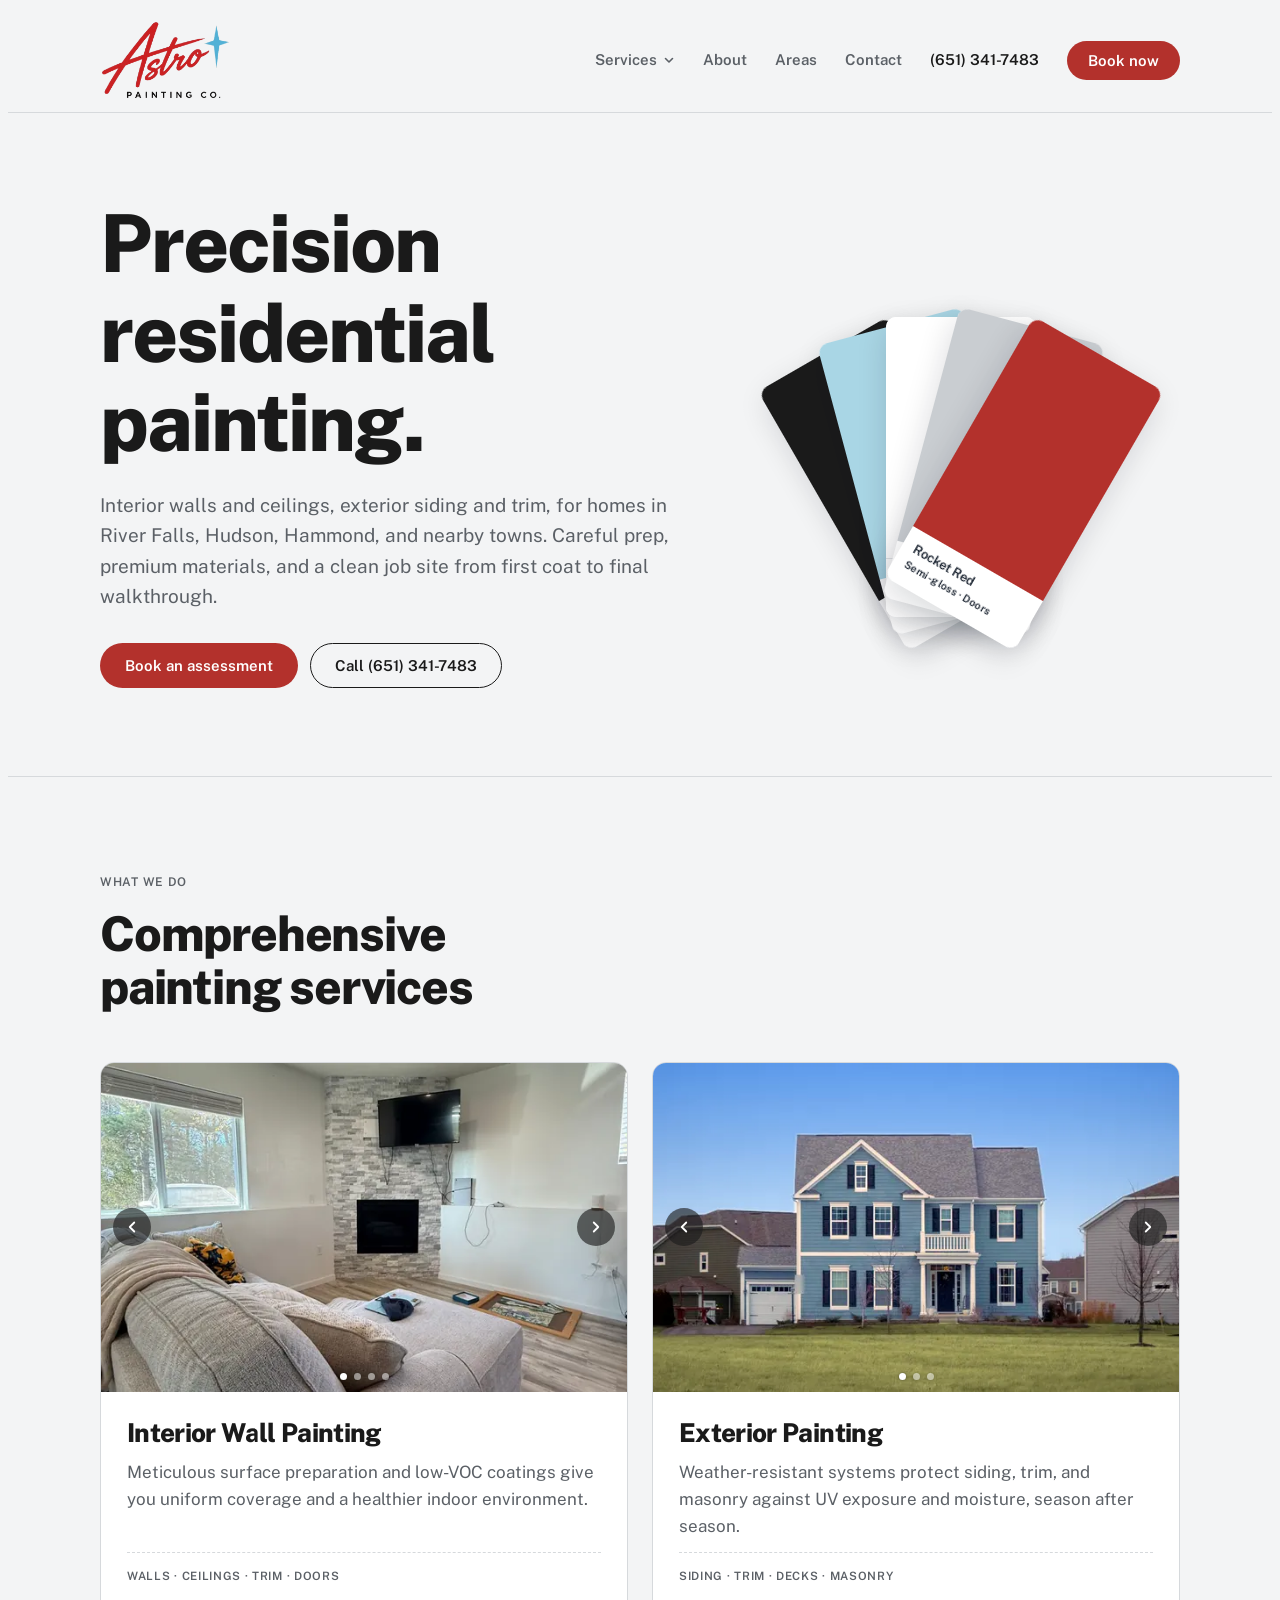
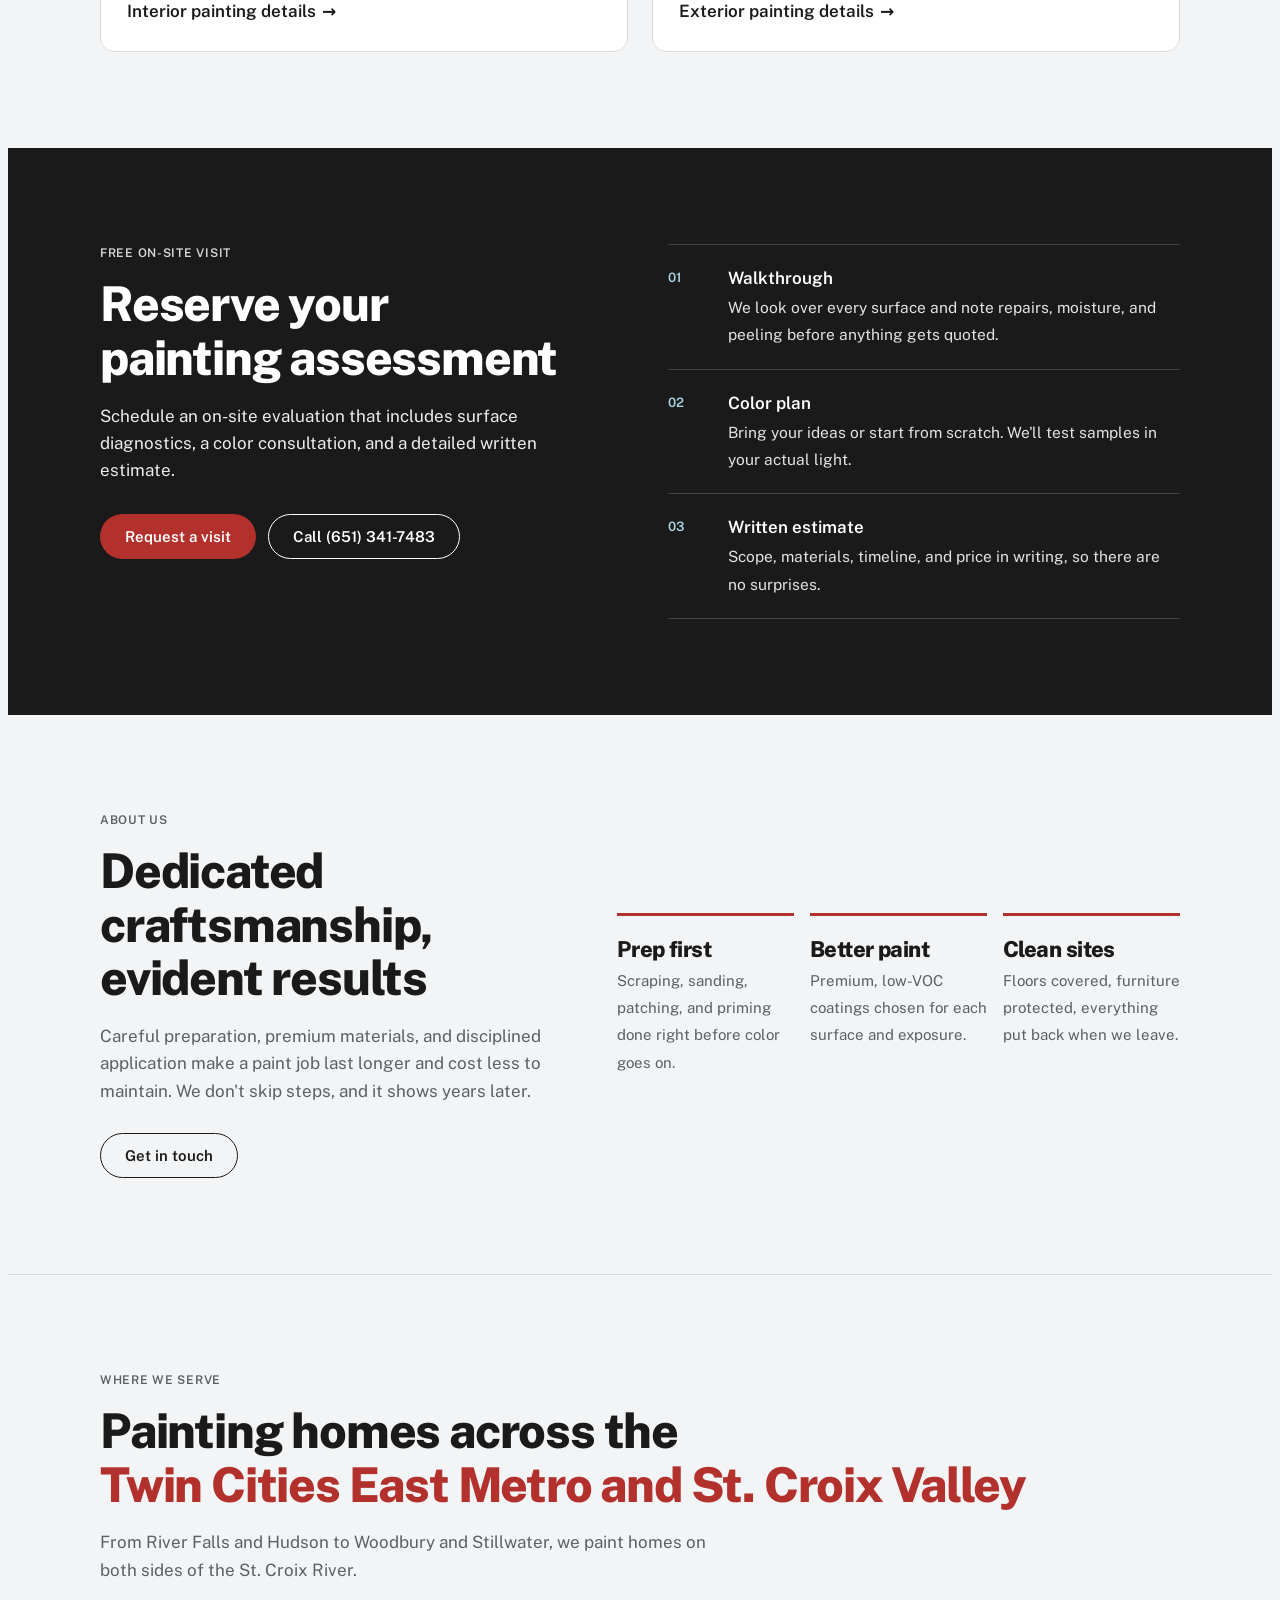
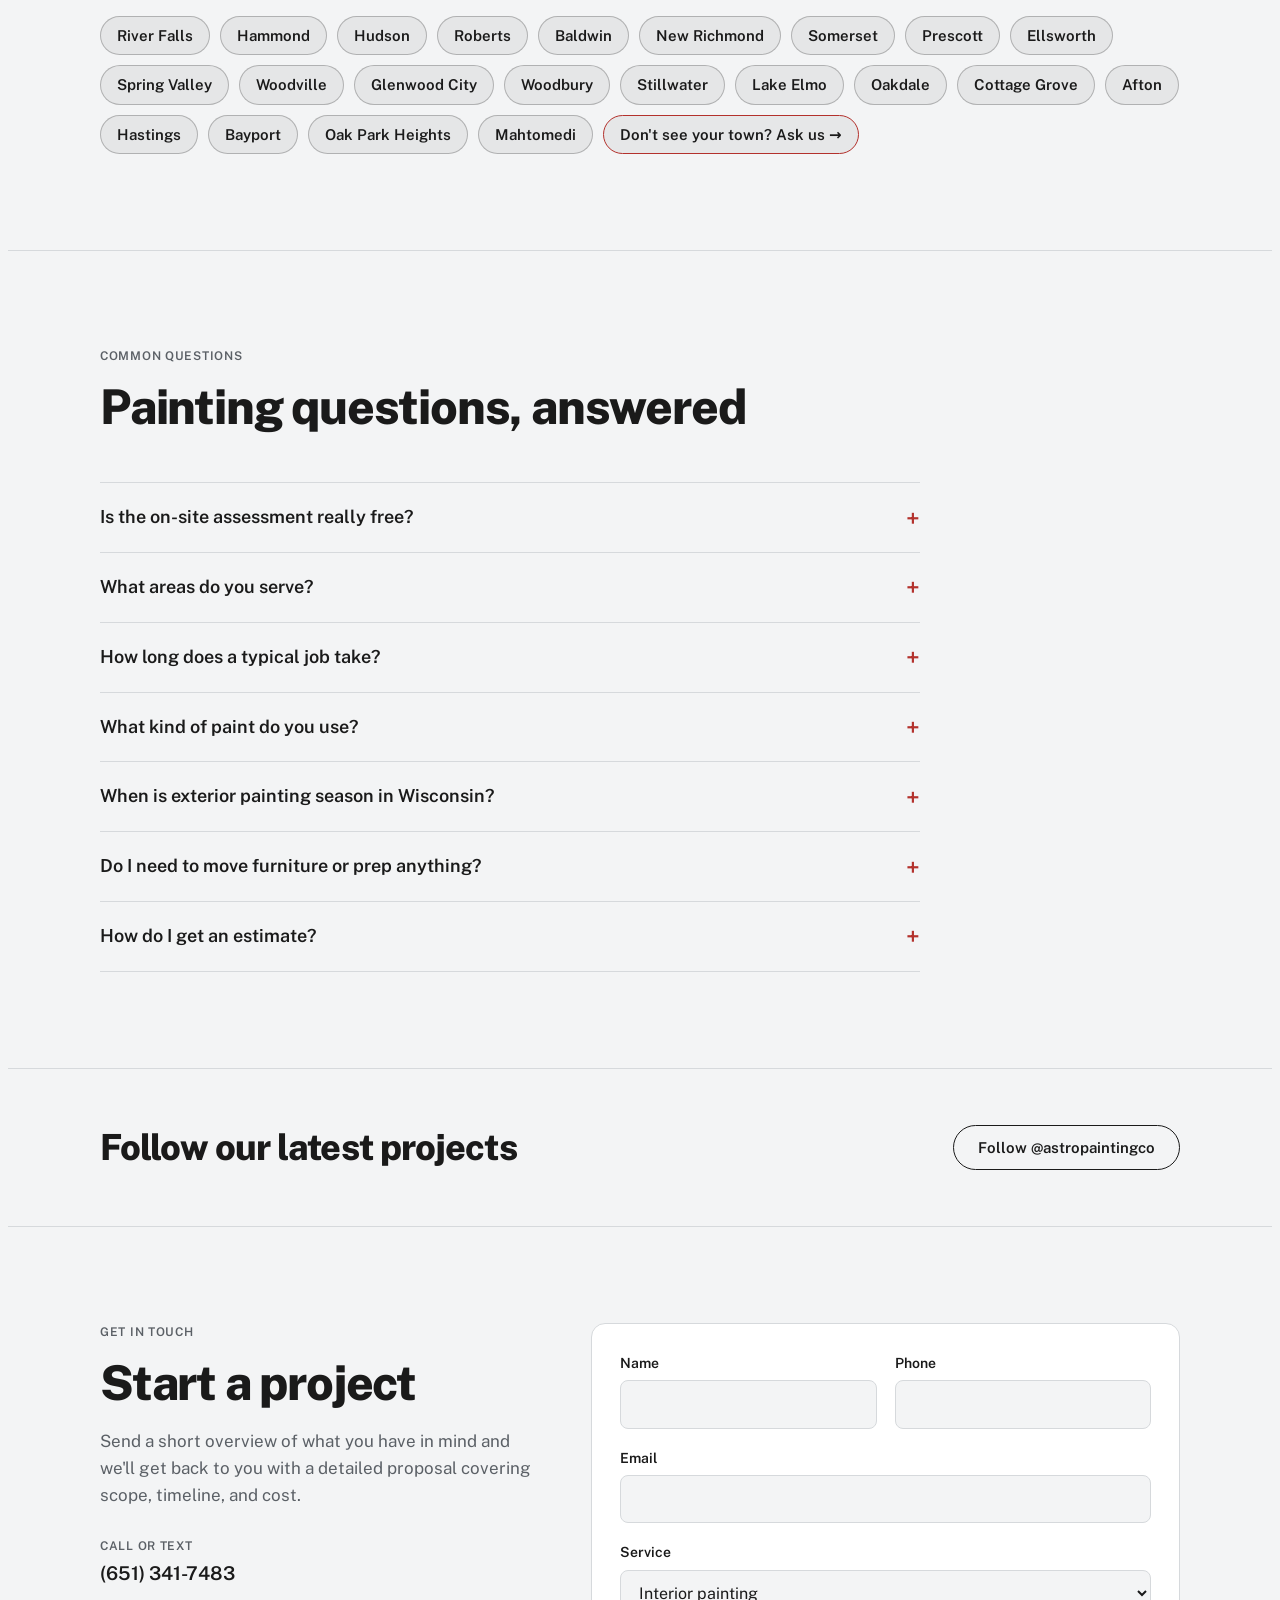
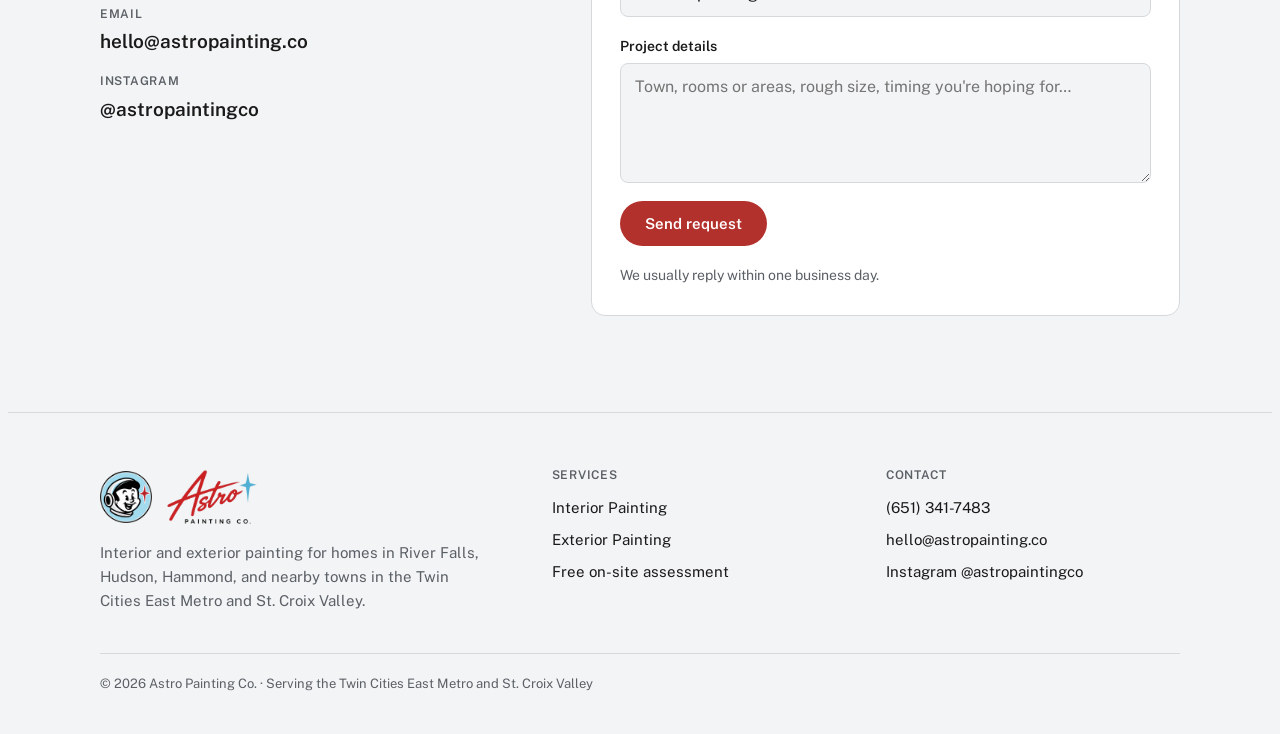
<file: index.html>
<!doctype html>
<html lang="en">
<head>
<meta charset="utf-8">
<meta name="viewport" content="width=device-width, initial-scale=1">
<title>House Painters in River Falls, WI | Astro Painting Co.</title>
<meta name="description" content="Interior and exterior house painting in River Falls, Hudson, Hammond, and nearby towns in the Twin Cities East Metro and St. Croix Valley. Free on-site assessment. Call (651) 341-7483.">
<link rel="canonical" href="https://www.astropainting.co/">
<meta property="og:type" content="website">
<meta property="og:site_name" content="Astro Painting Co.">
<meta property="og:title" content="House Painters in River Falls, WI | Astro Painting Co.">
<meta property="og:description" content="Interior and exterior house painting in River Falls, Hudson, Hammond, and nearby towns in the Twin Cities East Metro and St. Croix Valley. Free on-site assessment. Call (651) 341-7483.">
<meta property="og:url" content="https://www.astropainting.co/">
<meta property="og:image" content="https://www.astropainting.co/images/og-image.png">
<meta property="og:image:width" content="1200">
<meta property="og:image:height" content="630">
<meta name="twitter:card" content="summary_large_image">
<meta name="theme-color" content="#1A1A1A">
<link rel="icon" href="/favicon.ico" sizes="48x48">
<link rel="icon" type="image/png" sizes="192x192" href="/images/favicon-192.png">
<link rel="icon" type="image/png" sizes="96x96" href="/images/favicon-96.png">
<link rel="icon" type="image/png" sizes="48x48" href="/images/favicon-48.png">
<link rel="apple-touch-icon" href="/images/apple-touch-icon.png">
<link rel="preconnect" href="https://fonts.googleapis.com">
<link rel="preconnect" href="https://fonts.gstatic.com" crossorigin>
<link rel="stylesheet" href="https://fonts.googleapis.com/css2?family=Public+Sans:wght@400;600;800&display=swap">
<link rel="stylesheet" href="/css/site.css">
<script src="/js/nav.js" defer></script>
<script src="/js/gallery.js" defer></script>
<script type="application/ld+json">
{
  "@context": "https://schema.org",
  "@type": "WebSite",
  "@id": "https://www.astropainting.co/#website",
  "name": "Astro Painting Co.",
  "alternateName": ["Astro Painting", "astropainting.co"],
  "url": "https://www.astropainting.co/"
}
</script>
<script type="application/ld+json">
{
  "@context": "https://schema.org",
  "@type": "HousePainter",
  "@id": "https://www.astropainting.co/#business",
  "name": "Astro Painting Co.",
  "url": "https://www.astropainting.co/",
  "logo": "https://www.astropainting.co/images/astro-logo.png",
  "image": "https://www.astropainting.co/images/og-image.png",
  "telephone": "+1-651-341-7483",
  "email": "hello@astropainting.co",
  "description": "Residential interior and exterior painting in River Falls, Hudson, Hammond, and nearby towns in the Twin Cities East Metro and St. Croix Valley.",
  "areaServed": [
    {
      "@type": "City",
      "name": "River Falls, WI"
    },
    {
      "@type": "City",
      "name": "Hammond, WI"
    },
    {
      "@type": "City",
      "name": "Hudson, WI"
    },
    {
      "@type": "City",
      "name": "Roberts, WI"
    },
    {
      "@type": "City",
      "name": "Baldwin, WI"
    },
    {
      "@type": "City",
      "name": "New Richmond, WI"
    },
    {
      "@type": "City",
      "name": "Somerset, WI"
    },
    {
      "@type": "City",
      "name": "Prescott, WI"
    },
    {
      "@type": "City",
      "name": "Ellsworth, WI"
    },
    {
      "@type": "City",
      "name": "Spring Valley, WI"
    },
    {
      "@type": "City",
      "name": "Woodville, WI"
    },
    {
      "@type": "City",
      "name": "Glenwood City, WI"
    },
    {
      "@type": "City",
      "name": "Woodbury, MN"
    },
    {
      "@type": "City",
      "name": "Stillwater, MN"
    },
    {
      "@type": "City",
      "name": "Lake Elmo, MN"
    },
    {
      "@type": "City",
      "name": "Oakdale, MN"
    },
    {
      "@type": "City",
      "name": "Cottage Grove, MN"
    },
    {
      "@type": "City",
      "name": "Afton, MN"
    },
    {
      "@type": "City",
      "name": "Hastings, MN"
    },
    {
      "@type": "City",
      "name": "Bayport, MN"
    },
    {
      "@type": "City",
      "name": "Oak Park Heights, MN"
    },
    {
      "@type": "City",
      "name": "Mahtomedi, MN"
    }
  ],
  "sameAs": [
    "https://www.instagram.com/astropaintingco/"
  ],
  "hasOfferCatalog": {
    "@type": "OfferCatalog",
    "name": "Painting services",
    "itemListElement": [
      {
        "@type": "Offer",
        "itemOffered": {
          "@type": "Service",
          "name": "Interior Painting",
          "url": "https://www.astropainting.co/interior-painting/"
        }
      },
      {
        "@type": "Offer",
        "itemOffered": {
          "@type": "Service",
          "name": "Exterior Painting",
          "url": "https://www.astropainting.co/exterior-painting/"
        }
      }
    ]
  }
}
</script>
</head>
<body>
<header>
  <div class="wrap">
    <a class="logo" href="/"><picture><source srcset="/images/astro-logo-dark.png" media="(prefers-color-scheme: dark)"><img class="logo-img" src="/images/astro-logo.png" width="491" height="300" alt="Astro Painting Co. home"></picture></a>
    <nav aria-label="Main">
      <div class="dd">
        <button class="dd-btn" type="button" aria-expanded="false" aria-controls="svc-menu">Services <svg width="12" height="12" viewBox="0 0 12 12" aria-hidden="true"><path d="M2.5 4.5 6 8l3.5-3.5" fill="none" stroke="currentColor" stroke-width="1.6" stroke-linecap="round" stroke-linejoin="round"/></svg></button>
        <ul class="dd-menu" id="svc-menu" hidden><li><a href="/interior-painting/">Interior Painting</a></li><li><a href="/exterior-painting/">Exterior Painting</a></li><li class="dd-all"><a href="/#services">All services</a></li></ul>
      </div>
      <a class="link" href="/#about">About</a>
      <a class="link" href="/#areas">Areas</a>
      <a class="link" href="/#contact">Contact</a>
      <a class="phone" href="tel:+16513417483">(651) 341-7483</a>
      <a class="btn btn-primary" href="/#contact">Book now</a>
      <button class="menu-btn" type="button" aria-expanded="false" aria-controls="mobile-menu" aria-label="Open menu"><svg class="i-open" width="20" height="20" viewBox="0 0 20 20" aria-hidden="true"><path d="M3 6h14M3 10h14M3 14h14" stroke="currentColor" stroke-width="1.8" stroke-linecap="round"/></svg><svg class="i-close" width="20" height="20" viewBox="0 0 20 20" aria-hidden="true"><path d="M5 5l10 10M15 5 5 15" stroke="currentColor" stroke-width="1.8" stroke-linecap="round"/></svg></button>
    </nav>
  </div>
  <div class="mobile-menu" id="mobile-menu" hidden>
    <nav class="wrap" aria-label="Mobile">
      <div class="eyebrow">Services</div>
      <ul><li><a href="/interior-painting/">Interior Painting</a></li><li><a href="/exterior-painting/">Exterior Painting</a></li><li><a href="/#services">All services</a></li></ul>
      <ul class="mm-main"><li><a href="/#about">About</a></li><li><a href="/#areas">Areas</a></li><li><a href="/#faq">FAQ</a></li><li><a href="/#contact">Contact</a></li></ul>
      <div class="mm-actions"><a class="btn btn-ghost" href="tel:+16513417483">Call (651) 341-7483</a><a class="btn btn-primary" href="/#contact">Book a free assessment</a></div>
    </nav>
  </div>
</header>

<main id="top">
  <section class="hero" style="padding-block:0">
    <div class="wrap">
      <div>
        <h1>Precision residential painting.</h1>
        <p class="lede">Interior walls and ceilings, exterior siding and trim, for homes in River Falls, Hudson, Hammond, and nearby towns. Careful prep, premium materials, and a clean job site from first coat to final walkthrough.</p>
        <div class="actions">
          <a class="btn btn-primary" href="#contact">Book an assessment</a>
          <a class="btn btn-ghost" href="tel:+16513417483">Call (651) 341-7483</a>
        </div>
      </div>
      <div class="fan" aria-hidden="true">
        <div class="chip"><div class="swatch"></div><div class="label"><b>Astro Black</b>Satin · Trim</div></div>
        <div class="chip"><div class="swatch"></div><div class="label"><b>Baby Blue</b>Eggshell · Walls</div></div>
        <div class="chip"><div class="swatch"></div><div class="label"><b>Bright White</b>Flat · Ceilings</div></div>
        <div class="chip"><div class="swatch"></div><div class="label"><b>Silver</b>Satin · Siding</div></div>
        <div class="chip"><div class="swatch"></div><div class="label"><b>Rocket Red</b>Semi-gloss · Doors</div></div>
      </div>
    </div>
  </section>

  <section class="services" id="services">
    <div class="wrap">
      <div class="sec-head">
        <div class="eyebrow">What we do</div>
        <h2>Comprehensive painting services</h2>
      </div>
      <div class="svc-grid">
        <article class="svc">
          <div class="art gallery" data-gallery>
            <div class="gallery-track" tabindex="0" role="group" aria-label="Interior painting photos, use arrow keys to browse">
              <img src="/images/interior/living-room-1200.webp" srcset="/images/interior/living-room-600.webp 600w, /images/interior/living-room-1200.webp 1200w" sizes="(max-width: 900px) 92vw, 548px" width="1200" height="750" alt="Living room with bright white walls and a stacked-stone corner fireplace" loading="lazy" decoding="async">
              <img src="/images/interior/bedroom-warm-1200.webp" srcset="/images/interior/bedroom-warm-600.webp 600w, /images/interior/bedroom-warm-1200.webp 1200w" sizes="(max-width: 900px) 92vw, 548px" width="1200" height="750" alt="Empty bedroom with warm cream walls, wood trim, and hardwood floors" loading="lazy" decoding="async">
              <img src="/images/interior/bedroom-white-1200.webp" srcset="/images/interior/bedroom-white-600.webp 600w, /images/interior/bedroom-white-1200.webp 1200w" sizes="(max-width: 900px) 92vw, 548px" width="1200" height="750" alt="Bedroom with soft white walls, white window casings, and hardwood floors" loading="lazy" decoding="async">
              <img src="/images/interior/bathroom-1200.webp" srcset="/images/interior/bathroom-600.webp 600w, /images/interior/bathroom-1200.webp 1200w" sizes="(max-width: 900px) 92vw, 548px" width="1200" height="750" alt="Bathroom with bright white walls and a sage green vanity" loading="lazy" decoding="async">
            </div>
            <button class="gallery-btn prev" type="button" aria-label="Previous photo"><svg width="18" height="18" viewBox="0 0 24 24" fill="none" stroke="currentColor" stroke-width="2.4" stroke-linecap="round" stroke-linejoin="round" aria-hidden="true"><path d="M15 18l-6-6 6-6"/></svg></button>
            <button class="gallery-btn next" type="button" aria-label="Next photo"><svg width="18" height="18" viewBox="0 0 24 24" fill="none" stroke="currentColor" stroke-width="2.4" stroke-linecap="round" stroke-linejoin="round" aria-hidden="true"><path d="M9 18l6-6-6-6"/></svg></button>
            <div class="gallery-dots" aria-hidden="true"><span></span><span></span><span></span><span></span></div>
          </div>
          <div class="body">
            <h3>Interior Wall Painting</h3>
            <p>Meticulous surface preparation and low-VOC coatings give you uniform coverage and a healthier indoor environment.</p>
            <div class="spec">Walls · Ceilings · Trim · Doors</div>
            <a class="more" href="/interior-painting/">Interior painting details <span aria-hidden="true">→</span></a>
          </div>
        </article>
        <article class="svc">
          <div class="art gallery" data-gallery>
            <div class="gallery-track" tabindex="0" role="group" aria-label="Exterior painting photos, use arrow keys to browse">
              <img src="/images/exterior/blue-colonial-1200.webp" srcset="/images/exterior/blue-colonial-600.webp 600w, /images/exterior/blue-colonial-1200.webp 1200w" sizes="(max-width: 900px) 92vw, 548px" width="1200" height="750" alt="Two-story colonial with blue lap siding, white trim, and black shutters" loading="lazy" decoding="async">
              <img src="/images/exterior/tan-craftsman-1200.webp" srcset="/images/exterior/tan-craftsman-600.webp 600w, /images/exterior/tan-craftsman-1200.webp 1200w" sizes="(max-width: 900px) 92vw, 548px" width="1200" height="750" alt="Three-story home with tan lap and shake siding and brown trim" loading="lazy" decoding="async">
              <img src="/images/exterior/cream-porch-1000.webp" srcset="/images/exterior/cream-porch-600.webp 600w, /images/exterior/cream-porch-1000.webp 1000w" sizes="(max-width: 900px) 92vw, 548px" width="1200" height="750" alt="Cream lap-sided house with a white covered porch and railings" loading="lazy" decoding="async">
            </div>
            <button class="gallery-btn prev" type="button" aria-label="Previous photo"><svg width="18" height="18" viewBox="0 0 24 24" fill="none" stroke="currentColor" stroke-width="2.4" stroke-linecap="round" stroke-linejoin="round" aria-hidden="true"><path d="M15 18l-6-6 6-6"/></svg></button>
            <button class="gallery-btn next" type="button" aria-label="Next photo"><svg width="18" height="18" viewBox="0 0 24 24" fill="none" stroke="currentColor" stroke-width="2.4" stroke-linecap="round" stroke-linejoin="round" aria-hidden="true"><path d="M9 18l6-6-6-6"/></svg></button>
            <div class="gallery-dots" aria-hidden="true"><span></span><span></span><span></span></div>
          </div>
          <div class="body">
            <h3>Exterior Painting</h3>
            <p>Weather-resistant systems protect siding, trim, and masonry against UV exposure and moisture, season after season.</p>
            <div class="spec">Siding · Trim · Decks · Masonry</div>
            <a class="more" href="/exterior-painting/">Exterior painting details <span aria-hidden="true">→</span></a>
          </div>
        </article>
      </div>
    </div>
  </section>

  <section class="band" id="book">
    <div class="wrap">
      <div>
        <div class="eyebrow">Free on-site visit</div>
        <h2 style="margin-top:14px">Reserve your painting assessment</h2>
        <p class="lead">Schedule an on-site evaluation that includes surface diagnostics, a color consultation, and a detailed written estimate.</p>
        <div class="actions"><a class="btn btn-primary" href="#contact">Request a visit</a><a class="btn btn-ghost" href="tel:+16513417483">Call (651) 341-7483</a></div>
      </div>
      <ol class="steps">
        <li><span class="n">01</span><div><b>Walkthrough</b><span class="d">We look over every surface and note repairs, moisture, and peeling before anything gets quoted.</span></div></li>
        <li><span class="n">02</span><div><b>Color plan</b><span class="d">Bring your ideas or start from scratch. We'll test samples in your actual light.</span></div></li>
        <li><span class="n">03</span><div><b>Written estimate</b><span class="d">Scope, materials, timeline, and price in writing, so there are no surprises.</span></div></li>
      </ol>
    </div>
  </section>

  <section class="about" id="about">
    <div class="wrap">
      <div>
        <div class="eyebrow">About us</div>
        <h2>Dedicated craftsmanship, evident results</h2>
        <p>Careful preparation, premium materials, and disciplined application make a paint job last longer and cost less to maintain. We don't skip steps, and it shows years later.</p>
        <div class="actions"><a class="btn btn-ghost" href="#contact">Get in touch</a></div>
      </div>
      <div class="pillars">
        <div class="pillar"><b>Prep first</b><span>Scraping, sanding, patching, and priming done right before color goes on.</span></div>
        <div class="pillar"><b>Better paint</b><span>Premium, low-VOC coatings chosen for each surface and exposure.</span></div>
        <div class="pillar"><b>Clean sites</b><span>Floors covered, furniture protected, everything put back when we leave.</span></div>
      </div>
    </div>
  </section>

  <section class="areas" id="areas">
    <div class="wrap">
      <div class="eyebrow">Where we serve</div>
      <h2>Painting homes across the <em>Twin Cities East Metro and St. Croix Valley</em></h2>
      <p class="lead">From River Falls and Hudson to Woodbury and Stillwater, we paint homes on both sides of the St. Croix River.</p>
      <ul class="towns"><li><span class="town">River Falls</span></li><li><span class="town">Hammond</span></li><li><span class="town">Hudson</span></li><li><span class="town">Roberts</span></li><li><span class="town">Baldwin</span></li><li><span class="town">New Richmond</span></li><li><span class="town">Somerset</span></li><li><span class="town">Prescott</span></li><li><span class="town">Ellsworth</span></li><li><span class="town">Spring Valley</span></li><li><span class="town">Woodville</span></li><li><span class="town">Glenwood City</span></li><li><span class="town">Woodbury</span></li><li><span class="town">Stillwater</span></li><li><span class="town">Lake Elmo</span></li><li><span class="town">Oakdale</span></li><li><span class="town">Cottage Grove</span></li><li><span class="town">Afton</span></li><li><span class="town">Hastings</span></li><li><span class="town">Bayport</span></li><li><span class="town">Oak Park Heights</span></li><li><span class="town">Mahtomedi</span></li><li><a class="town town-ask" href="/#contact">Don't see your town? Ask us →</a></li></ul>
    </div>
  </section>

  <section class="faq" id="faq">
    <div class="wrap">
      <div class="sec-head">
        <div class="eyebrow">Common questions</div>
        <h2>Painting questions, answered</h2>
      </div>
      <div class="faq-list">
        <details><summary>Is the on-site assessment really free?</summary><p>Yes. We walk through the space with you, look over every surface, talk through colors, and follow up with a detailed written estimate. There's no obligation to book.</p></details>
        <details><summary>What areas do you serve?</summary><p>We paint homes across the Twin Cities East Metro and St. Croix Valley. In Wisconsin: River Falls, Hammond, Hudson, Roberts, Baldwin, New Richmond, Somerset, Prescott, Ellsworth, Spring Valley, Woodville, and Glenwood City. In Minnesota: Woodbury, Stillwater, Lake Elmo, Oakdale, Cottage Grove, Afton, Hastings, Bayport, Oak Park Heights, and Mahtomedi. If you're nearby but don't see your town, <a href="#contact">ask us</a>.</p></details>
        <details><summary>How long does a typical job take?</summary><p>It depends on the size of the space and how much prep the surfaces need. Your written estimate spells out the timeline before any work starts, so you know what to expect.</p></details>
        <details><summary>What kind of paint do you use?</summary><p>Premium, low-VOC coatings chosen for each surface and exposure. If you already have a color in mind, bring it. We'll test samples in your actual light before committing.</p></details>
        <details><summary>When is exterior painting season in Wisconsin?</summary><p>Exterior paint needs dry weather and temperatures within the range on the product label, which here usually means late spring through early fall. Spots fill up, so it pays to book your assessment early.</p></details>
        <details><summary>Do I need to move furniture or prep anything?</summary><p>We cover floors, protect and move furniture as needed, and put everything back when we're done. Clearing small breakables and wall hangings beforehand helps the job go faster.</p></details>
        <details><summary>How do I get an estimate?</summary><p>Call or text <a href="tel:+16513417483">(651) 341-7483</a>, fill out the <a href="#contact">request form</a>, or email <a href="mailto:hello@astropainting.co">hello@astropainting.co</a>. We usually reply within one business day.</p></details>
      </div>
    </div>
  </section>

  <div class="social">
    <div class="wrap">
      <h2>Follow our latest projects</h2>
      <a class="btn btn-ghost" href="https://www.instagram.com/astropaintingco/" target="_blank" rel="noopener">Follow @astropaintingco</a>
    </div>
  </div>

  <section class="contact" id="contact">
    <div class="wrap">
      <div>
        <div class="eyebrow">Get in touch</div>
        <h2>Start a project</h2>
        <p class="lead">Send a short overview of what you have in mind and we'll get back to you with a detailed proposal covering scope, timeline, and cost.</p>
        <ul class="contact-list">
          <li><span class="eyebrow">Call or text</span><a href="tel:+16513417483">(651) 341-7483</a></li>
          <li><span class="eyebrow">Email</span><a href="mailto:hello@astropainting.co">hello@astropainting.co</a></li>
          <li><span class="eyebrow">Instagram</span><a href="https://www.instagram.com/astropaintingco/" target="_blank" rel="noopener">@astropaintingco</a></li>
        </ul>
      </div>
      <form id="quote" name="quote" method="POST" data-netlify="true" netlify-honeypot="company" novalidate>
        <input type="hidden" name="form-name" value="quote">
        <p hidden><label>Leave blank <input name="company"></label></p>
        <div class="field"><label for="f-name">Name</label><input id="f-name" name="name" autocomplete="name" required></div>
        <div class="field"><label for="f-phone">Phone</label><input id="f-phone" name="phone" type="tel" autocomplete="tel"></div>
        <div class="field full"><label for="f-email">Email</label><input id="f-email" name="email" type="email" autocomplete="email" required></div>
        <div class="field full"><label for="f-service">Service</label>
          <select id="f-service" name="service">
            <option>Interior painting</option><option>Exterior painting</option><option>Interior and exterior</option><option>Not sure yet</option>
          </select></div>
        <div class="field full"><label for="f-msg">Project details</label><textarea id="f-msg" name="message" placeholder="Town, rooms or areas, rough size, timing you're hoping for…"></textarea></div>
        <button class="btn btn-primary" type="submit">Send request</button>
        <p class="form-note" id="f-note" aria-live="polite">We usually reply within one business day.</p>
      </form>
    </div>
  </section>
</main>

<footer>
  <div class="wrap foot-grid">
    <div class="foot-brand">
      <a class="logo" href="/"><img class="footer-mascot" src="/images/mascot.png" width="512" height="512" alt=""><picture><source srcset="/images/astro-logo-dark.png" media="(prefers-color-scheme: dark)"><img class="footer-word" src="/images/astro-logo.png" width="491" height="300" alt="Astro Painting Co. home"></picture></a>
      <p>Interior and exterior painting for homes in River Falls, Hudson, Hammond, and nearby towns in the Twin Cities East Metro and St. Croix Valley.</p>
    </div>
    <div>
      <h3>Services</h3>
      <ul>
        <li><a href="/interior-painting/">Interior Painting</a></li>
        <li><a href="/exterior-painting/">Exterior Painting</a></li>
        
        <li><a href="/#contact">Free on-site assessment</a></li>
      </ul>
    </div>
    <div>
      <h3>Contact</h3>
      <ul>
        <li><a href="tel:+16513417483">(651) 341-7483</a></li>
        <li><a href="mailto:hello@astropainting.co">hello@astropainting.co</a></li>
        <li><a href="https://www.instagram.com/astropaintingco/" target="_blank" rel="noopener">Instagram @astropaintingco</a></li>
      </ul>
    </div>
  </div>
  <div class="wrap"><div class="foot-bottom">© 2026 Astro Painting Co. · Serving the Twin Cities East Metro and St. Croix Valley</div></div>
</footer>

<script>
document.getElementById('quote').addEventListener('submit', function (e) {
  e.preventDefault();
  var note = document.getElementById('f-note');
  var name = document.getElementById('f-name').value.trim();
  var email = document.getElementById('f-email').value.trim();
  if (!name || !/^\S+@\S+\.\S+$/.test(email)) {
    note.className = 'form-note';
    note.textContent = 'Add your name and a valid email so we can reply.';
    return;
  }
  var data = new URLSearchParams(new FormData(this)).toString();
  note.className = 'form-note';
  note.textContent = 'Sending…';
  fetch('/', { method: 'POST', headers: { 'Content-Type': 'application/x-www-form-urlencoded' }, body: data })
    .then(function (r) {
      if (!r.ok) throw new Error();
      e.target.reset();
      note.className = 'form-note ok';
      note.textContent = 'Thanks! Your request was sent. We\'ll be in touch within one business day.';
    })
    .catch(function () {
      note.className = 'form-note';
      note.textContent = 'That didn\'t go through. Please call (651) 341-7483 or email us at hello@astropainting.co.';
    });
});
</script>
</body>
</html>
</file>
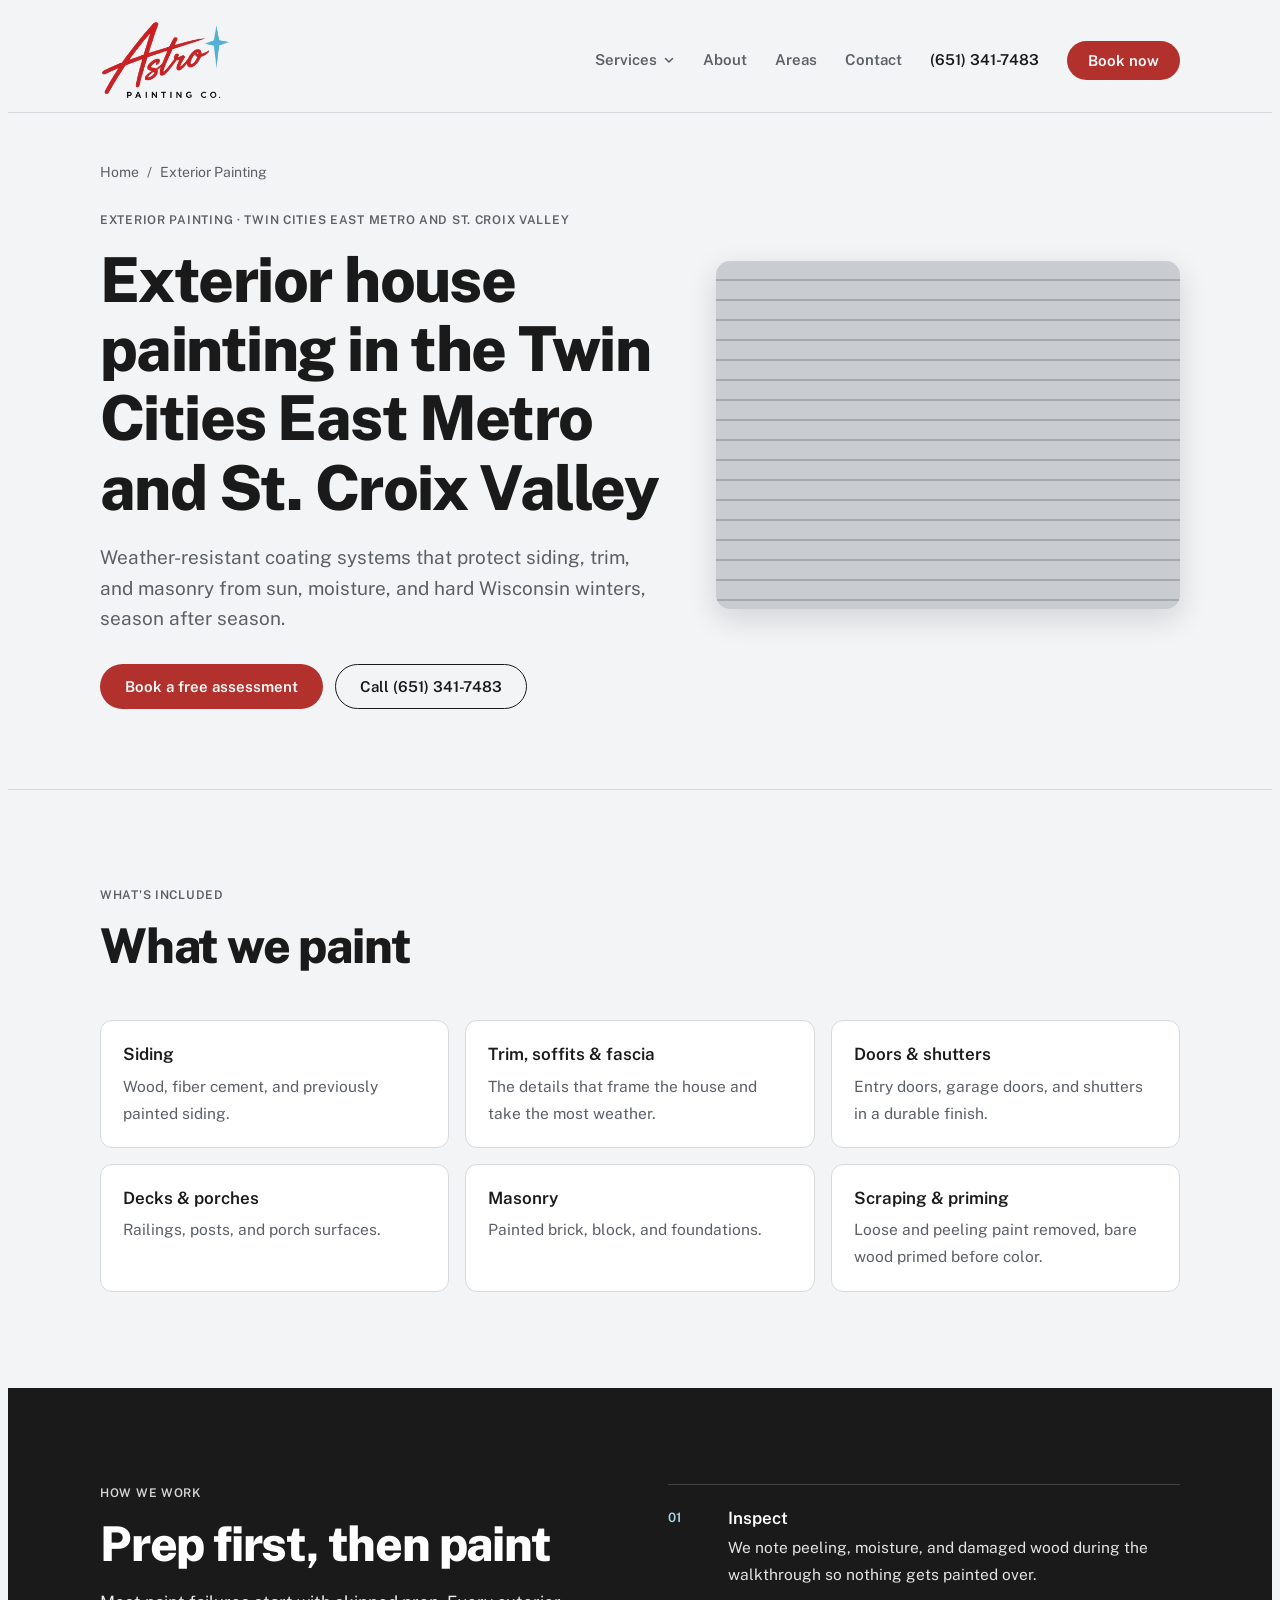
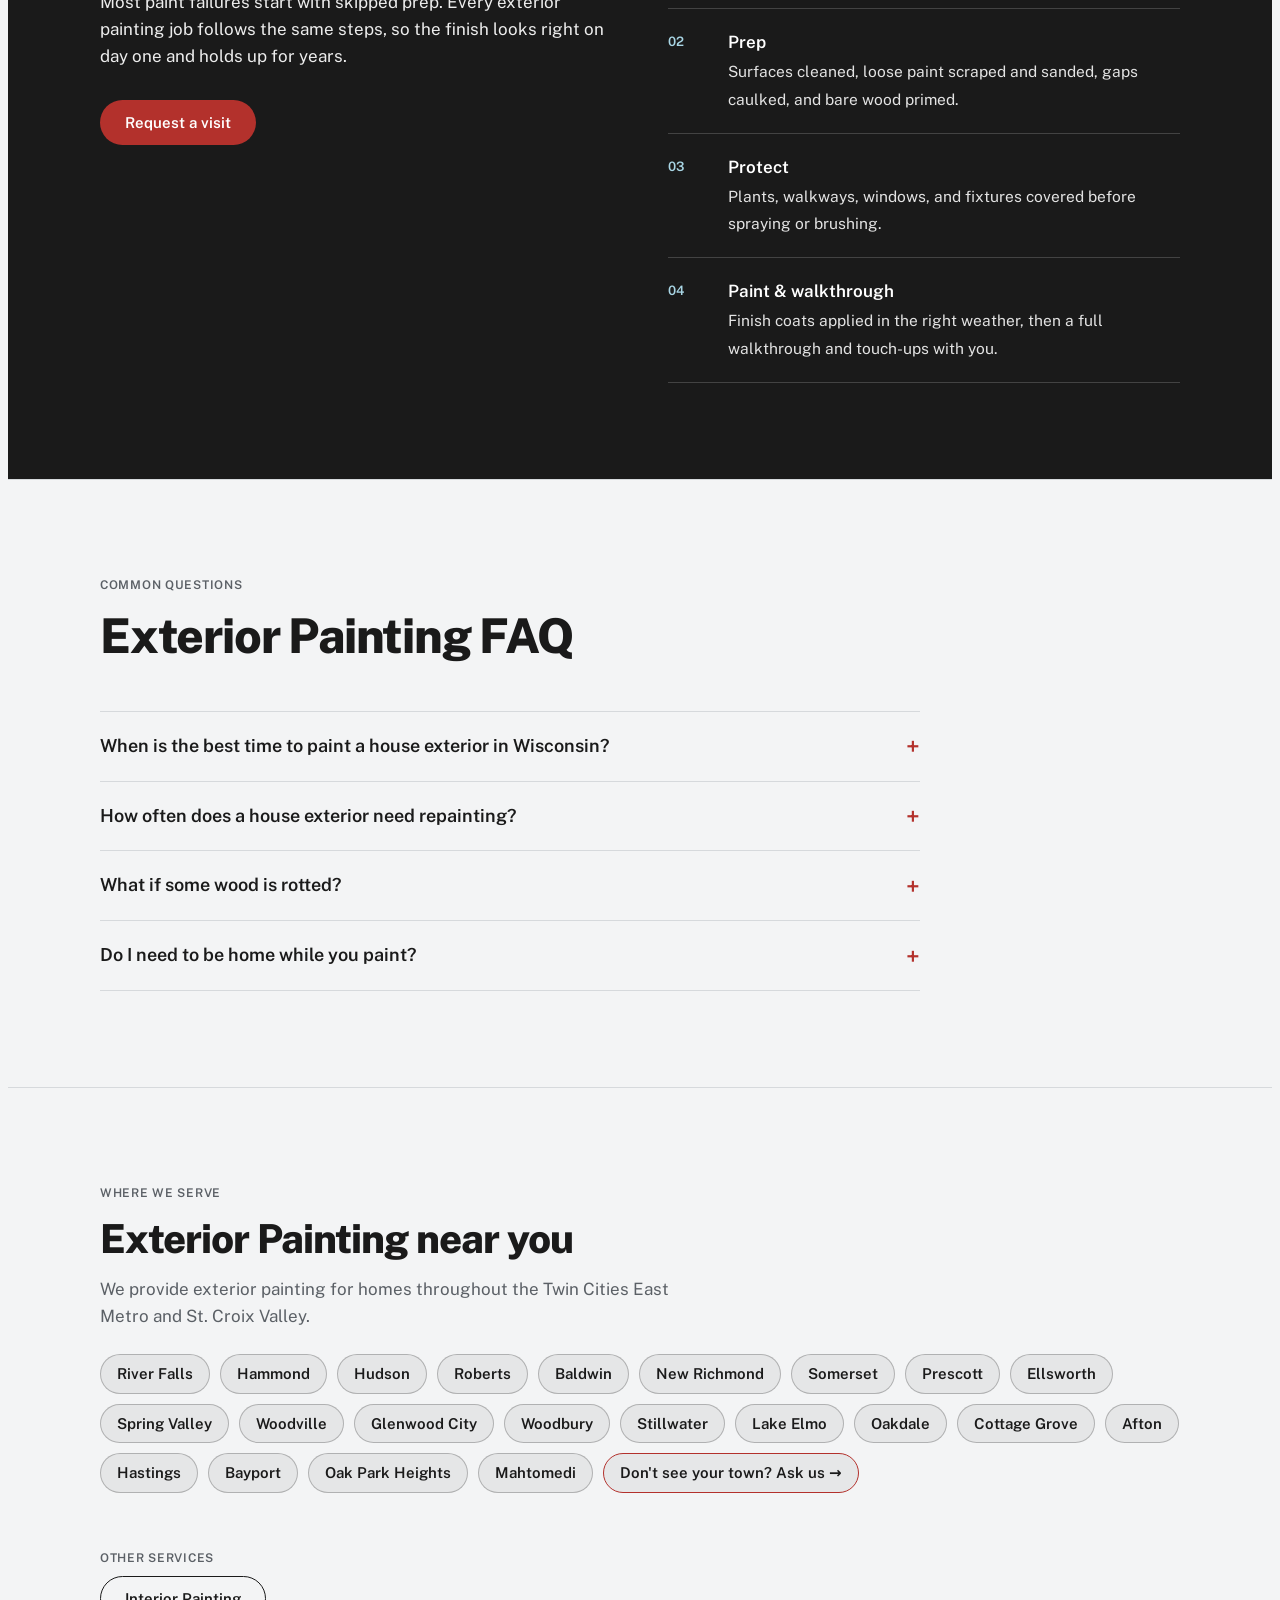
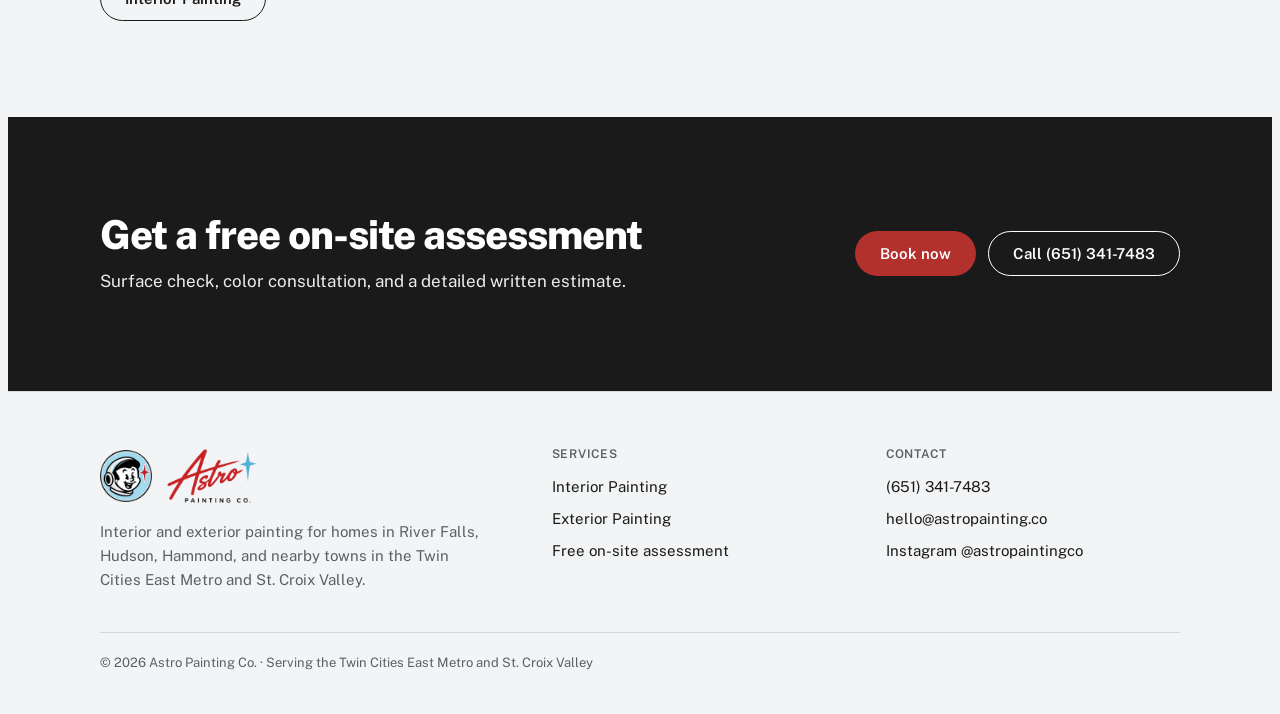
<file: exterior-painting/index.html>
<!doctype html>
<html lang="en">
<head>
<meta charset="utf-8">
<meta name="viewport" content="width=device-width, initial-scale=1">
<title>Exterior House Painting in River Falls, WI | Astro Painting Co.</title>
<meta name="description" content="Exterior house painting for siding, trim, decks, and masonry in River Falls, Hudson, Hammond, and nearby towns in the Twin Cities East Metro and St. Croix Valley. Built for Wisconsin weather. Free on-site assessment. Call (651) 341-7483.">
<link rel="canonical" href="https://www.astropainting.co/exterior-painting/">
<meta property="og:type" content="website">
<meta property="og:site_name" content="Astro Painting Co.">
<meta property="og:title" content="Exterior House Painting in River Falls, WI | Astro Painting Co.">
<meta property="og:description" content="Exterior house painting for siding, trim, decks, and masonry in River Falls, Hudson, Hammond, and nearby towns in the Twin Cities East Metro and St. Croix Valley. Built for Wisconsin weather. Free on-site assessment. Call (651) 341-7483.">
<meta property="og:url" content="https://www.astropainting.co/exterior-painting/">
<meta property="og:image" content="https://www.astropainting.co/images/og-image.png">
<meta property="og:image:width" content="1200">
<meta property="og:image:height" content="630">
<meta name="twitter:card" content="summary_large_image">
<meta name="theme-color" content="#1A1A1A">
<link rel="icon" href="/favicon.ico" sizes="48x48">
<link rel="icon" type="image/png" sizes="192x192" href="/images/favicon-192.png">
<link rel="icon" type="image/png" sizes="96x96" href="/images/favicon-96.png">
<link rel="icon" type="image/png" sizes="48x48" href="/images/favicon-48.png">
<link rel="apple-touch-icon" href="/images/apple-touch-icon.png">
<link rel="preconnect" href="https://fonts.googleapis.com">
<link rel="preconnect" href="https://fonts.gstatic.com" crossorigin>
<link rel="stylesheet" href="https://fonts.googleapis.com/css2?family=Public+Sans:wght@400;600;800&display=swap">
<link rel="stylesheet" href="/css/site.css">
<script src="/js/nav.js" defer></script>
<script type="application/ld+json">
[
  {
    "@context": "https://schema.org",
    "@type": "Service",
    "name": "Exterior Painting",
    "serviceType": "Exterior Painting",
    "url": "https://www.astropainting.co/exterior-painting/",
    "description": "Weather-resistant coating systems that protect siding, trim, and masonry from sun, moisture, and hard Wisconsin winters, season after season.",
    "provider": {
      "@type": "HousePainter",
      "@id": "https://www.astropainting.co/#business",
      "name": "Astro Painting Co.",
      "telephone": "+1-651-341-7483",
      "url": "https://www.astropainting.co/"
    },
    "areaServed": [
      {
        "@type": "City",
        "name": "River Falls, WI"
      },
      {
        "@type": "City",
        "name": "Hammond, WI"
      },
      {
        "@type": "City",
        "name": "Hudson, WI"
      },
      {
        "@type": "City",
        "name": "Roberts, WI"
      },
      {
        "@type": "City",
        "name": "Baldwin, WI"
      },
      {
        "@type": "City",
        "name": "New Richmond, WI"
      },
      {
        "@type": "City",
        "name": "Somerset, WI"
      },
      {
        "@type": "City",
        "name": "Prescott, WI"
      },
      {
        "@type": "City",
        "name": "Ellsworth, WI"
      },
      {
        "@type": "City",
        "name": "Spring Valley, WI"
      },
      {
        "@type": "City",
        "name": "Woodville, WI"
      },
      {
        "@type": "City",
        "name": "Glenwood City, WI"
      },
      {
        "@type": "City",
        "name": "Woodbury, MN"
      },
      {
        "@type": "City",
        "name": "Stillwater, MN"
      },
      {
        "@type": "City",
        "name": "Lake Elmo, MN"
      },
      {
        "@type": "City",
        "name": "Oakdale, MN"
      },
      {
        "@type": "City",
        "name": "Cottage Grove, MN"
      },
      {
        "@type": "City",
        "name": "Afton, MN"
      },
      {
        "@type": "City",
        "name": "Hastings, MN"
      },
      {
        "@type": "City",
        "name": "Bayport, MN"
      },
      {
        "@type": "City",
        "name": "Oak Park Heights, MN"
      },
      {
        "@type": "City",
        "name": "Mahtomedi, MN"
      }
    ]
  },
  {
    "@context": "https://schema.org",
    "@type": "BreadcrumbList",
    "itemListElement": [
      {
        "@type": "ListItem",
        "position": 1,
        "name": "Home",
        "item": "https://www.astropainting.co/"
      },
      {
        "@type": "ListItem",
        "position": 2,
        "name": "Exterior Painting",
        "item": "https://www.astropainting.co/exterior-painting/"
      }
    ]
  }
]
</script>
</head>
<body>
<header>
  <div class="wrap">
    <a class="logo" href="/"><picture><source srcset="/images/astro-logo-dark.png" media="(prefers-color-scheme: dark)"><img class="logo-img" src="/images/astro-logo.png" width="491" height="300" alt="Astro Painting Co. home"></picture></a>
    <nav aria-label="Main">
      <div class="dd">
        <button class="dd-btn" type="button" aria-expanded="false" aria-controls="svc-menu">Services <svg width="12" height="12" viewBox="0 0 12 12" aria-hidden="true"><path d="M2.5 4.5 6 8l3.5-3.5" fill="none" stroke="currentColor" stroke-width="1.6" stroke-linecap="round" stroke-linejoin="round"/></svg></button>
        <ul class="dd-menu" id="svc-menu" hidden><li><a href="/interior-painting/">Interior Painting</a></li><li><a href="/exterior-painting/" aria-current="page">Exterior Painting</a></li><li class="dd-all"><a href="/#services">All services</a></li></ul>
      </div>
      <a class="link" href="/#about">About</a>
      <a class="link" href="/#areas">Areas</a>
      <a class="link" href="/#contact">Contact</a>
      <a class="phone" href="tel:+16513417483">(651) 341-7483</a>
      <a class="btn btn-primary" href="/#contact">Book now</a>
      <button class="menu-btn" type="button" aria-expanded="false" aria-controls="mobile-menu" aria-label="Open menu"><svg class="i-open" width="20" height="20" viewBox="0 0 20 20" aria-hidden="true"><path d="M3 6h14M3 10h14M3 14h14" stroke="currentColor" stroke-width="1.8" stroke-linecap="round"/></svg><svg class="i-close" width="20" height="20" viewBox="0 0 20 20" aria-hidden="true"><path d="M5 5l10 10M15 5 5 15" stroke="currentColor" stroke-width="1.8" stroke-linecap="round"/></svg></button>
    </nav>
  </div>
  <div class="mobile-menu" id="mobile-menu" hidden>
    <nav class="wrap" aria-label="Mobile">
      <div class="eyebrow">Services</div>
      <ul><li><a href="/interior-painting/">Interior Painting</a></li><li><a href="/exterior-painting/" aria-current="page">Exterior Painting</a></li><li><a href="/#services">All services</a></li></ul>
      <ul class="mm-main"><li><a href="/#about">About</a></li><li><a href="/#areas">Areas</a></li><li><a href="/#faq">FAQ</a></li><li><a href="/#contact">Contact</a></li></ul>
      <div class="mm-actions"><a class="btn btn-ghost" href="tel:+16513417483">Call (651) 341-7483</a><a class="btn btn-primary" href="/#contact">Book a free assessment</a></div>
    </nav>
  </div>
</header>

<main id="top">
  <section class="page-hero">
    <div class="wrap">
      <div>
        <nav class="crumbs" aria-label="Breadcrumb"><a href="/">Home</a><span aria-hidden="true">/</span><span aria-current="page">Exterior Painting</span></nav>
        <div class="eyebrow">Exterior Painting · Twin Cities East Metro and St. Croix Valley</div>
        <h1>Exterior house painting in the Twin Cities East Metro and St. Croix Valley</h1>
        <p class="lede">Weather-resistant coating systems that protect siding, trim, and masonry from sun, moisture, and hard Wisconsin winters, season after season.</p>
        <div class="actions">
          <a class="btn btn-primary" href="/#contact">Book a free assessment</a>
          <a class="btn btn-ghost" href="tel:+16513417483">Call (651) 341-7483</a>
        </div>
      </div>
      <div class="art art-exterior" role="img" aria-label="Painted lap siding"></div>
    </div>
  </section>

  <section class="services">
    <div class="wrap">
      <div class="sec-head">
        <div class="eyebrow">What's included</div>
        <h2>What we paint</h2>
      </div>
      <ul class="incl"><li><b>Siding</b><span>Wood, fiber cement, and previously painted siding.</span></li><li><b>Trim, soffits &amp; fascia</b><span>The details that frame the house and take the most weather.</span></li><li><b>Doors &amp; shutters</b><span>Entry doors, garage doors, and shutters in a durable finish.</span></li><li><b>Decks &amp; porches</b><span>Railings, posts, and porch surfaces.</span></li><li><b>Masonry</b><span>Painted brick, block, and foundations.</span></li><li><b>Scraping &amp; priming</b><span>Loose and peeling paint removed, bare wood primed before color.</span></li></ul>
    </div>
  </section>

  <section class="band">
    <div class="wrap">
      <div>
        <div class="eyebrow">How we work</div>
        <h2 style="margin-top:14px">Prep first, then paint</h2>
        <p class="lead">Most paint failures start with skipped prep. Every exterior painting job follows the same steps, so the finish looks right on day one and holds up for years.</p>
        <div class="actions"><a class="btn btn-primary" href="/#contact">Request a visit</a></div>
      </div>
      <ol class="steps"><li><span class="n">01</span><div><b>Inspect</b><span class="d">We note peeling, moisture, and damaged wood during the walkthrough so nothing gets painted over.</span></div></li><li><span class="n">02</span><div><b>Prep</b><span class="d">Surfaces cleaned, loose paint scraped and sanded, gaps caulked, and bare wood primed.</span></div></li><li><span class="n">03</span><div><b>Protect</b><span class="d">Plants, walkways, windows, and fixtures covered before spraying or brushing.</span></div></li><li><span class="n">04</span><div><b>Paint &amp; walkthrough</b><span class="d">Finish coats applied in the right weather, then a full walkthrough and touch-ups with you.</span></div></li></ol>
    </div>
  </section>

  <section class="faq">
    <div class="wrap">
      <div class="sec-head">
        <div class="eyebrow">Common questions</div>
        <h2>Exterior Painting FAQ</h2>
      </div>
      <div class="faq-list">
        <details><summary>When is the best time to paint a house exterior in Wisconsin?</summary><p>Exterior paint needs dry weather and temperatures within the range on the product label, which here usually means late spring through early fall. Booking your assessment early helps you get a spot in the season.</p></details>
        <details><summary>How often does a house exterior need repainting?</summary><p>It depends on the siding, sun exposure, and the quality of the last job. Many homes need it every 5 to 10 years. Peeling, chalking, or faded south-facing walls are the usual signs.</p></details>
        <details><summary>What if some wood is rotted?</summary><p>We point out damaged or rotted wood during the walkthrough so it can be repaired before painting. Painting over rot only hides the problem.</p></details>
        <details><summary>Do I need to be home while you paint?</summary><p>Not usually. We'll need access to the outside of the house and to water and power, and we'll walk through the finished job with you at the end.</p></details>
      </div>
    </div>
  </section>

  <section class="areas-light">
    <div class="wrap">
      <div class="eyebrow">Where we serve</div>
      <h2 style="margin-top:14px">Exterior Painting near you</h2>
      <p>We provide exterior painting for homes throughout the Twin Cities East Metro and St. Croix Valley.</p>
      <ul class="towns"><li><span class="town">River Falls</span></li><li><span class="town">Hammond</span></li><li><span class="town">Hudson</span></li><li><span class="town">Roberts</span></li><li><span class="town">Baldwin</span></li><li><span class="town">New Richmond</span></li><li><span class="town">Somerset</span></li><li><span class="town">Prescott</span></li><li><span class="town">Ellsworth</span></li><li><span class="town">Spring Valley</span></li><li><span class="town">Woodville</span></li><li><span class="town">Glenwood City</span></li><li><span class="town">Woodbury</span></li><li><span class="town">Stillwater</span></li><li><span class="town">Lake Elmo</span></li><li><span class="town">Oakdale</span></li><li><span class="town">Cottage Grove</span></li><li><span class="town">Afton</span></li><li><span class="town">Hastings</span></li><li><span class="town">Bayport</span></li><li><span class="town">Oak Park Heights</span></li><li><span class="town">Mahtomedi</span></li><li><a class="town town-ask" href="/#contact">Don't see your town? Ask us →</a></li></ul>
      <div class="sec-head" style="margin:56px 0 0"><div class="eyebrow">Other services</div></div>
      <div class="other-svc"><a class="btn btn-ghost" href="/interior-painting/">Interior Painting</a></div>
    </div>
  </section>

  <section class="band cta">
    <div class="wrap">
      <div>
        <h2>Get a free on-site assessment</h2>
        <p>Surface check, color consultation, and a detailed written estimate.</p>
      </div>
      <div class="actions"><a class="btn btn-primary" href="/#contact">Book now</a><a class="btn btn-ghost" href="tel:+16513417483">Call (651) 341-7483</a></div>
    </div>
  </section>
</main>

<footer>
  <div class="wrap foot-grid">
    <div class="foot-brand">
      <a class="logo" href="/"><img class="footer-mascot" src="/images/mascot.png" width="512" height="512" alt=""><picture><source srcset="/images/astro-logo-dark.png" media="(prefers-color-scheme: dark)"><img class="footer-word" src="/images/astro-logo.png" width="491" height="300" alt="Astro Painting Co. home"></picture></a>
      <p>Interior and exterior painting for homes in River Falls, Hudson, Hammond, and nearby towns in the Twin Cities East Metro and St. Croix Valley.</p>
    </div>
    <div>
      <h3>Services</h3>
      <ul>
        <li><a href="/interior-painting/">Interior Painting</a></li>
        <li><a href="/exterior-painting/">Exterior Painting</a></li>
        
        <li><a href="/#contact">Free on-site assessment</a></li>
      </ul>
    </div>
    <div>
      <h3>Contact</h3>
      <ul>
        <li><a href="tel:+16513417483">(651) 341-7483</a></li>
        <li><a href="mailto:hello@astropainting.co">hello@astropainting.co</a></li>
        <li><a href="https://www.instagram.com/astropaintingco/" target="_blank" rel="noopener">Instagram @astropaintingco</a></li>
      </ul>
    </div>
  </div>
  <div class="wrap"><div class="foot-bottom">© 2026 Astro Painting Co. · Serving the Twin Cities East Metro and St. Croix Valley</div></div>
</footer>
</body>
</html>
</file>
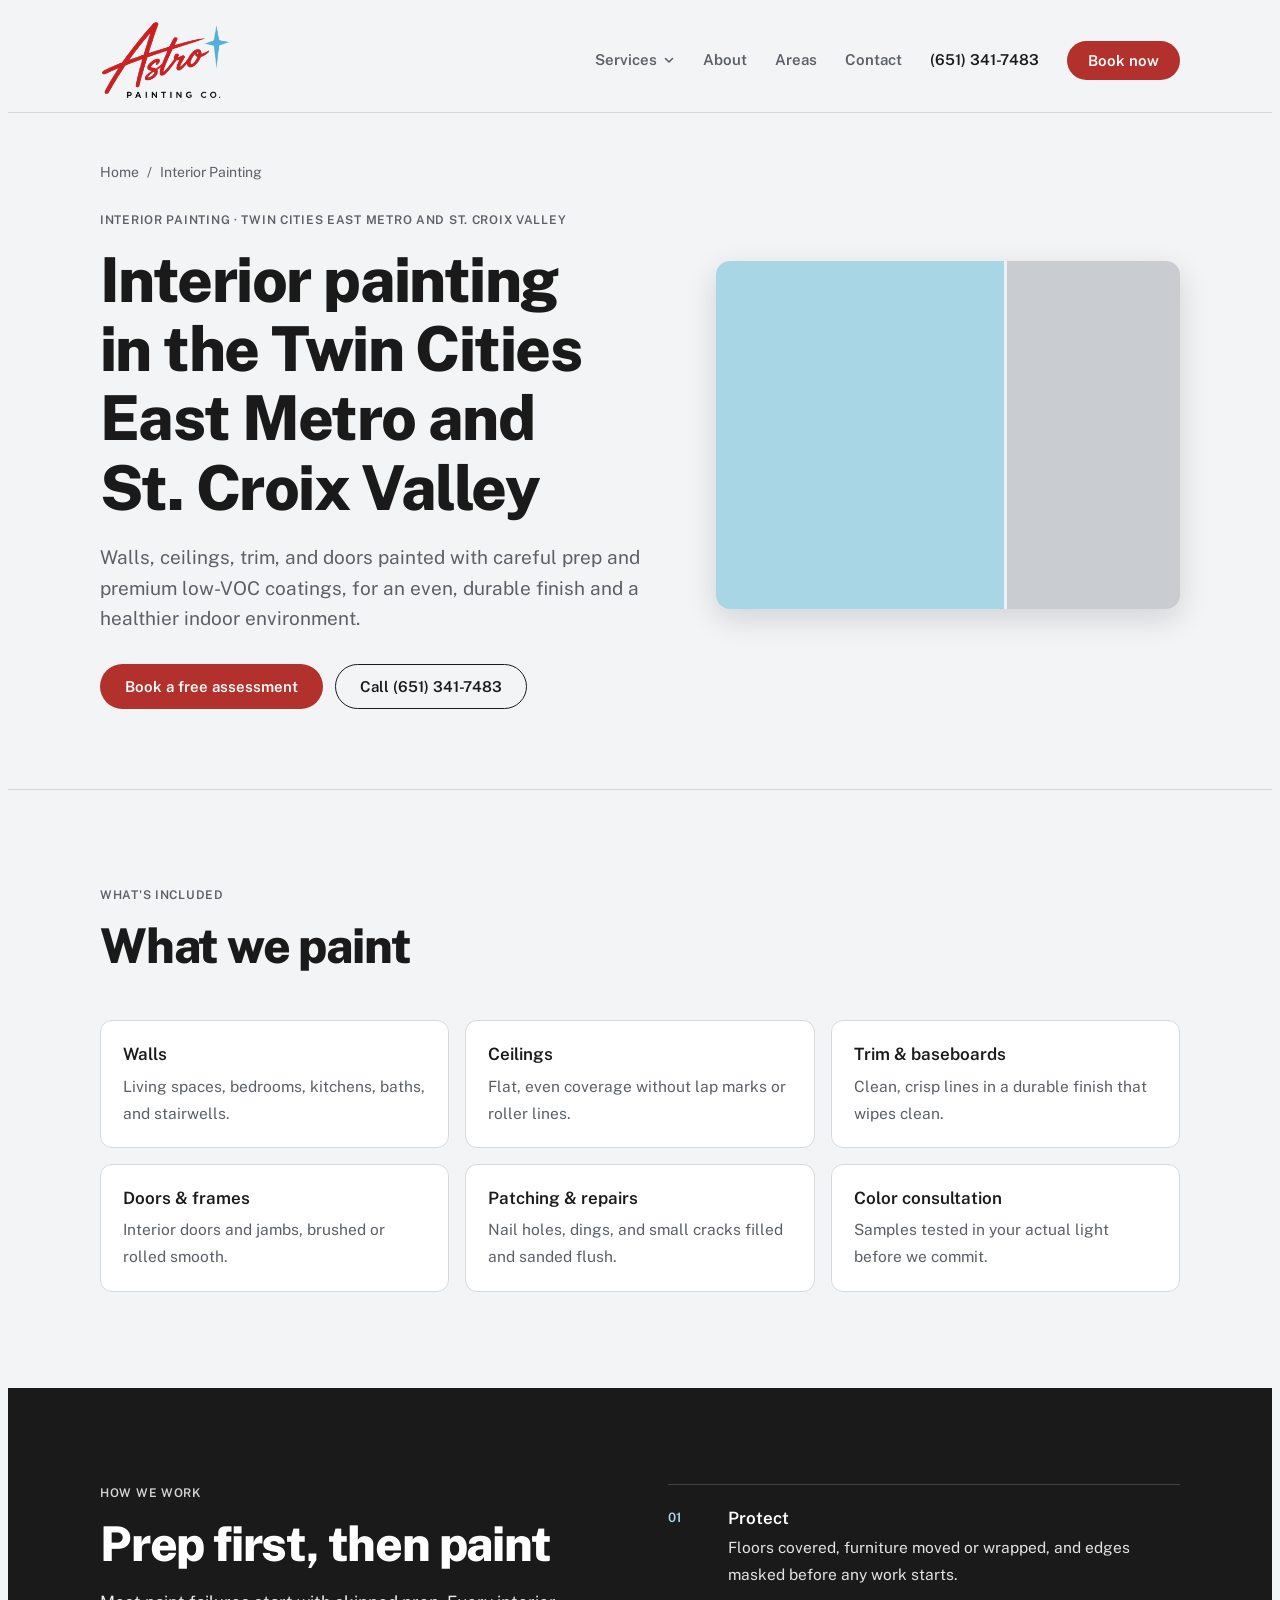
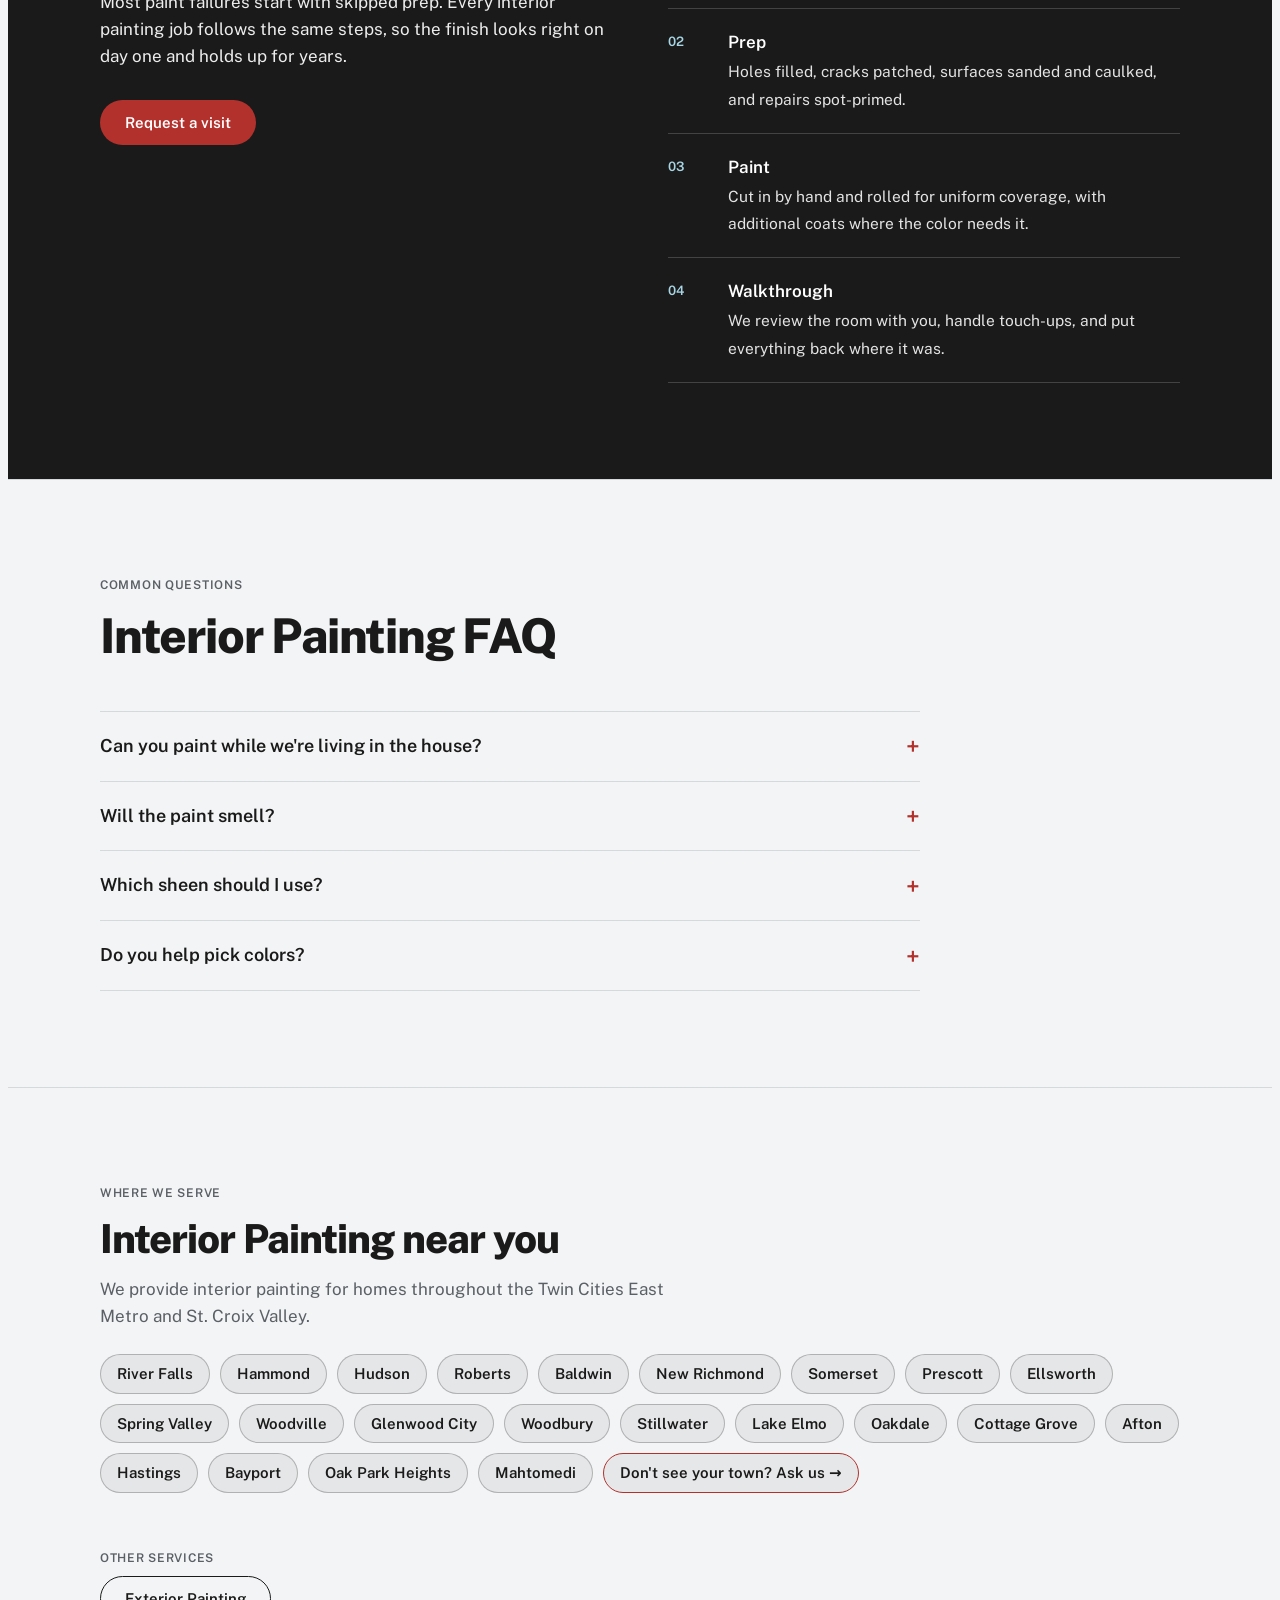
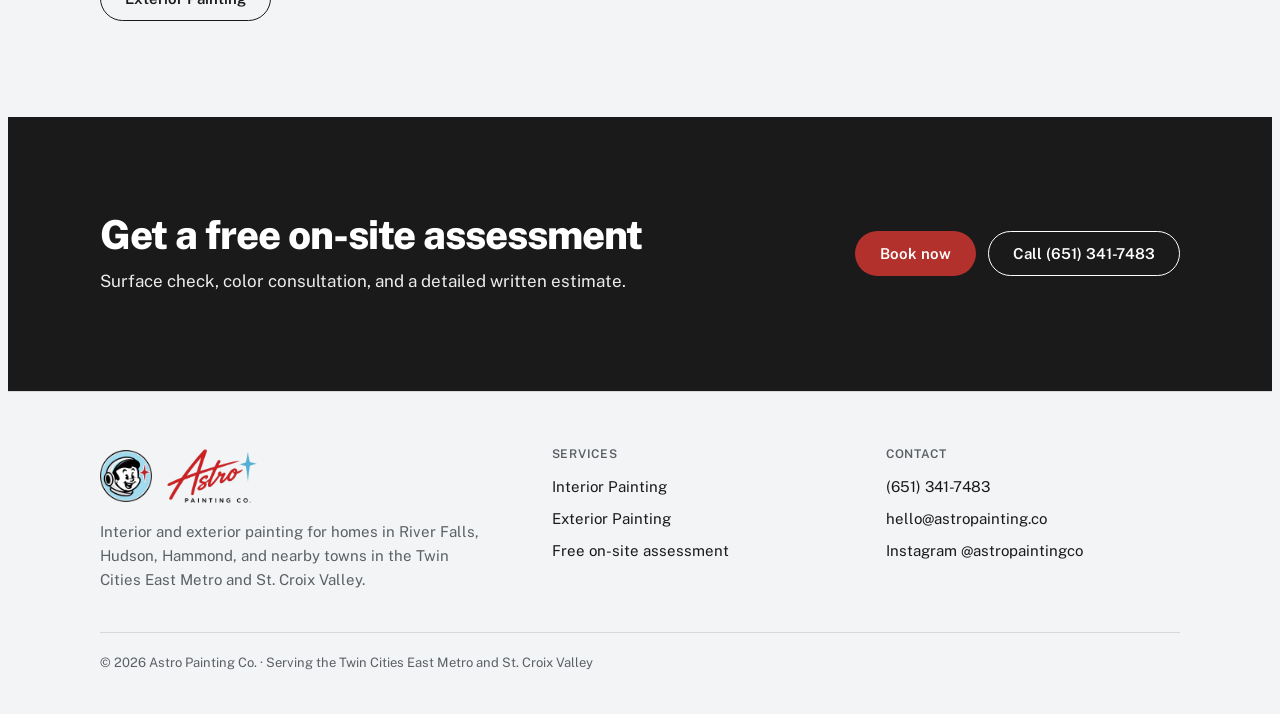
<file: interior-painting/index.html>
<!doctype html>
<html lang="en">
<head>
<meta charset="utf-8">
<meta name="viewport" content="width=device-width, initial-scale=1">
<title>Interior Painting in River Falls, WI | Astro Painting Co.</title>
<meta name="description" content="Interior house painting for walls, ceilings, trim, and doors in River Falls, Hudson, Hammond, and nearby towns in the Twin Cities East Metro and St. Croix Valley. Careful prep, low-VOC paint, free on-site assessment. Call (651) 341-7483.">
<link rel="canonical" href="https://www.astropainting.co/interior-painting/">
<meta property="og:type" content="website">
<meta property="og:site_name" content="Astro Painting Co.">
<meta property="og:title" content="Interior Painting in River Falls, WI | Astro Painting Co.">
<meta property="og:description" content="Interior house painting for walls, ceilings, trim, and doors in River Falls, Hudson, Hammond, and nearby towns in the Twin Cities East Metro and St. Croix Valley. Careful prep, low-VOC paint, free on-site assessment. Call (651) 341-7483.">
<meta property="og:url" content="https://www.astropainting.co/interior-painting/">
<meta property="og:image" content="https://www.astropainting.co/images/og-image.png">
<meta property="og:image:width" content="1200">
<meta property="og:image:height" content="630">
<meta name="twitter:card" content="summary_large_image">
<meta name="theme-color" content="#1A1A1A">
<link rel="icon" href="/favicon.ico" sizes="48x48">
<link rel="icon" type="image/png" sizes="192x192" href="/images/favicon-192.png">
<link rel="icon" type="image/png" sizes="96x96" href="/images/favicon-96.png">
<link rel="icon" type="image/png" sizes="48x48" href="/images/favicon-48.png">
<link rel="apple-touch-icon" href="/images/apple-touch-icon.png">
<link rel="preconnect" href="https://fonts.googleapis.com">
<link rel="preconnect" href="https://fonts.gstatic.com" crossorigin>
<link rel="stylesheet" href="https://fonts.googleapis.com/css2?family=Public+Sans:wght@400;600;800&display=swap">
<link rel="stylesheet" href="/css/site.css">
<script src="/js/nav.js" defer></script>
<script type="application/ld+json">
[
  {
    "@context": "https://schema.org",
    "@type": "Service",
    "name": "Interior Painting",
    "serviceType": "Interior Painting",
    "url": "https://www.astropainting.co/interior-painting/",
    "description": "Walls, ceilings, trim, and doors painted with careful prep and premium low-VOC coatings, for an even, durable finish and a healthier indoor environment.",
    "provider": {
      "@type": "HousePainter",
      "@id": "https://www.astropainting.co/#business",
      "name": "Astro Painting Co.",
      "telephone": "+1-651-341-7483",
      "url": "https://www.astropainting.co/"
    },
    "areaServed": [
      {
        "@type": "City",
        "name": "River Falls, WI"
      },
      {
        "@type": "City",
        "name": "Hammond, WI"
      },
      {
        "@type": "City",
        "name": "Hudson, WI"
      },
      {
        "@type": "City",
        "name": "Roberts, WI"
      },
      {
        "@type": "City",
        "name": "Baldwin, WI"
      },
      {
        "@type": "City",
        "name": "New Richmond, WI"
      },
      {
        "@type": "City",
        "name": "Somerset, WI"
      },
      {
        "@type": "City",
        "name": "Prescott, WI"
      },
      {
        "@type": "City",
        "name": "Ellsworth, WI"
      },
      {
        "@type": "City",
        "name": "Spring Valley, WI"
      },
      {
        "@type": "City",
        "name": "Woodville, WI"
      },
      {
        "@type": "City",
        "name": "Glenwood City, WI"
      },
      {
        "@type": "City",
        "name": "Woodbury, MN"
      },
      {
        "@type": "City",
        "name": "Stillwater, MN"
      },
      {
        "@type": "City",
        "name": "Lake Elmo, MN"
      },
      {
        "@type": "City",
        "name": "Oakdale, MN"
      },
      {
        "@type": "City",
        "name": "Cottage Grove, MN"
      },
      {
        "@type": "City",
        "name": "Afton, MN"
      },
      {
        "@type": "City",
        "name": "Hastings, MN"
      },
      {
        "@type": "City",
        "name": "Bayport, MN"
      },
      {
        "@type": "City",
        "name": "Oak Park Heights, MN"
      },
      {
        "@type": "City",
        "name": "Mahtomedi, MN"
      }
    ]
  },
  {
    "@context": "https://schema.org",
    "@type": "BreadcrumbList",
    "itemListElement": [
      {
        "@type": "ListItem",
        "position": 1,
        "name": "Home",
        "item": "https://www.astropainting.co/"
      },
      {
        "@type": "ListItem",
        "position": 2,
        "name": "Interior Painting",
        "item": "https://www.astropainting.co/interior-painting/"
      }
    ]
  }
]
</script>
</head>
<body>
<header>
  <div class="wrap">
    <a class="logo" href="/"><picture><source srcset="/images/astro-logo-dark.png" media="(prefers-color-scheme: dark)"><img class="logo-img" src="/images/astro-logo.png" width="491" height="300" alt="Astro Painting Co. home"></picture></a>
    <nav aria-label="Main">
      <div class="dd">
        <button class="dd-btn" type="button" aria-expanded="false" aria-controls="svc-menu">Services <svg width="12" height="12" viewBox="0 0 12 12" aria-hidden="true"><path d="M2.5 4.5 6 8l3.5-3.5" fill="none" stroke="currentColor" stroke-width="1.6" stroke-linecap="round" stroke-linejoin="round"/></svg></button>
        <ul class="dd-menu" id="svc-menu" hidden><li><a href="/interior-painting/" aria-current="page">Interior Painting</a></li><li><a href="/exterior-painting/">Exterior Painting</a></li><li class="dd-all"><a href="/#services">All services</a></li></ul>
      </div>
      <a class="link" href="/#about">About</a>
      <a class="link" href="/#areas">Areas</a>
      <a class="link" href="/#contact">Contact</a>
      <a class="phone" href="tel:+16513417483">(651) 341-7483</a>
      <a class="btn btn-primary" href="/#contact">Book now</a>
      <button class="menu-btn" type="button" aria-expanded="false" aria-controls="mobile-menu" aria-label="Open menu"><svg class="i-open" width="20" height="20" viewBox="0 0 20 20" aria-hidden="true"><path d="M3 6h14M3 10h14M3 14h14" stroke="currentColor" stroke-width="1.8" stroke-linecap="round"/></svg><svg class="i-close" width="20" height="20" viewBox="0 0 20 20" aria-hidden="true"><path d="M5 5l10 10M15 5 5 15" stroke="currentColor" stroke-width="1.8" stroke-linecap="round"/></svg></button>
    </nav>
  </div>
  <div class="mobile-menu" id="mobile-menu" hidden>
    <nav class="wrap" aria-label="Mobile">
      <div class="eyebrow">Services</div>
      <ul><li><a href="/interior-painting/" aria-current="page">Interior Painting</a></li><li><a href="/exterior-painting/">Exterior Painting</a></li><li><a href="/#services">All services</a></li></ul>
      <ul class="mm-main"><li><a href="/#about">About</a></li><li><a href="/#areas">Areas</a></li><li><a href="/#faq">FAQ</a></li><li><a href="/#contact">Contact</a></li></ul>
      <div class="mm-actions"><a class="btn btn-ghost" href="tel:+16513417483">Call (651) 341-7483</a><a class="btn btn-primary" href="/#contact">Book a free assessment</a></div>
    </nav>
  </div>
</header>

<main id="top">
  <section class="page-hero">
    <div class="wrap">
      <div>
        <nav class="crumbs" aria-label="Breadcrumb"><a href="/">Home</a><span aria-hidden="true">/</span><span aria-current="page">Interior Painting</span></nav>
        <div class="eyebrow">Interior Painting · Twin Cities East Metro and St. Croix Valley</div>
        <h1>Interior painting in the Twin Cities East Metro and St. Croix Valley</h1>
        <p class="lede">Walls, ceilings, trim, and doors painted with careful prep and premium low-VOC coatings, for an even, durable finish and a healthier indoor environment.</p>
        <div class="actions">
          <a class="btn btn-primary" href="/#contact">Book a free assessment</a>
          <a class="btn btn-ghost" href="tel:+16513417483">Call (651) 341-7483</a>
        </div>
      </div>
      <div class="art art-interior" role="img" aria-label="Two-tone painted wall"></div>
    </div>
  </section>

  <section class="services">
    <div class="wrap">
      <div class="sec-head">
        <div class="eyebrow">What's included</div>
        <h2>What we paint</h2>
      </div>
      <ul class="incl"><li><b>Walls</b><span>Living spaces, bedrooms, kitchens, baths, and stairwells.</span></li><li><b>Ceilings</b><span>Flat, even coverage without lap marks or roller lines.</span></li><li><b>Trim &amp; baseboards</b><span>Clean, crisp lines in a durable finish that wipes clean.</span></li><li><b>Doors &amp; frames</b><span>Interior doors and jambs, brushed or rolled smooth.</span></li><li><b>Patching &amp; repairs</b><span>Nail holes, dings, and small cracks filled and sanded flush.</span></li><li><b>Color consultation</b><span>Samples tested in your actual light before we commit.</span></li></ul>
    </div>
  </section>

  <section class="band">
    <div class="wrap">
      <div>
        <div class="eyebrow">How we work</div>
        <h2 style="margin-top:14px">Prep first, then paint</h2>
        <p class="lead">Most paint failures start with skipped prep. Every interior painting job follows the same steps, so the finish looks right on day one and holds up for years.</p>
        <div class="actions"><a class="btn btn-primary" href="/#contact">Request a visit</a></div>
      </div>
      <ol class="steps"><li><span class="n">01</span><div><b>Protect</b><span class="d">Floors covered, furniture moved or wrapped, and edges masked before any work starts.</span></div></li><li><span class="n">02</span><div><b>Prep</b><span class="d">Holes filled, cracks patched, surfaces sanded and caulked, and repairs spot-primed.</span></div></li><li><span class="n">03</span><div><b>Paint</b><span class="d">Cut in by hand and rolled for uniform coverage, with additional coats where the color needs it.</span></div></li><li><span class="n">04</span><div><b>Walkthrough</b><span class="d">We review the room with you, handle touch-ups, and put everything back where it was.</span></div></li></ol>
    </div>
  </section>

  <section class="faq">
    <div class="wrap">
      <div class="sec-head">
        <div class="eyebrow">Common questions</div>
        <h2>Interior Painting FAQ</h2>
      </div>
      <div class="faq-list">
        <details><summary>Can you paint while we're living in the house?</summary><p>Yes. We work room by room, keep work areas contained, and clean up at the end of each day so the rest of your home stays usable.</p></details>
        <details><summary>Will the paint smell?</summary><p>Low-VOC paints have far less odor than older formulas. Some smell during application is normal, and good ventilation clears it quickly.</p></details>
        <details><summary>Which sheen should I use?</summary><p>As a rule of thumb: flat for ceilings, eggshell or satin for walls, and semi-gloss for trim and doors. We'll recommend what fits each room during your assessment.</p></details>
        <details><summary>Do you help pick colors?</summary><p>Yes. Color planning is part of the free on-site assessment. Bring your ideas or start from scratch, and we'll test samples on your walls.</p></details>
      </div>
    </div>
  </section>

  <section class="areas-light">
    <div class="wrap">
      <div class="eyebrow">Where we serve</div>
      <h2 style="margin-top:14px">Interior Painting near you</h2>
      <p>We provide interior painting for homes throughout the Twin Cities East Metro and St. Croix Valley.</p>
      <ul class="towns"><li><span class="town">River Falls</span></li><li><span class="town">Hammond</span></li><li><span class="town">Hudson</span></li><li><span class="town">Roberts</span></li><li><span class="town">Baldwin</span></li><li><span class="town">New Richmond</span></li><li><span class="town">Somerset</span></li><li><span class="town">Prescott</span></li><li><span class="town">Ellsworth</span></li><li><span class="town">Spring Valley</span></li><li><span class="town">Woodville</span></li><li><span class="town">Glenwood City</span></li><li><span class="town">Woodbury</span></li><li><span class="town">Stillwater</span></li><li><span class="town">Lake Elmo</span></li><li><span class="town">Oakdale</span></li><li><span class="town">Cottage Grove</span></li><li><span class="town">Afton</span></li><li><span class="town">Hastings</span></li><li><span class="town">Bayport</span></li><li><span class="town">Oak Park Heights</span></li><li><span class="town">Mahtomedi</span></li><li><a class="town town-ask" href="/#contact">Don't see your town? Ask us →</a></li></ul>
      <div class="sec-head" style="margin:56px 0 0"><div class="eyebrow">Other services</div></div>
      <div class="other-svc"><a class="btn btn-ghost" href="/exterior-painting/">Exterior Painting</a></div>
    </div>
  </section>

  <section class="band cta">
    <div class="wrap">
      <div>
        <h2>Get a free on-site assessment</h2>
        <p>Surface check, color consultation, and a detailed written estimate.</p>
      </div>
      <div class="actions"><a class="btn btn-primary" href="/#contact">Book now</a><a class="btn btn-ghost" href="tel:+16513417483">Call (651) 341-7483</a></div>
    </div>
  </section>
</main>

<footer>
  <div class="wrap foot-grid">
    <div class="foot-brand">
      <a class="logo" href="/"><img class="footer-mascot" src="/images/mascot.png" width="512" height="512" alt=""><picture><source srcset="/images/astro-logo-dark.png" media="(prefers-color-scheme: dark)"><img class="footer-word" src="/images/astro-logo.png" width="491" height="300" alt="Astro Painting Co. home"></picture></a>
      <p>Interior and exterior painting for homes in River Falls, Hudson, Hammond, and nearby towns in the Twin Cities East Metro and St. Croix Valley.</p>
    </div>
    <div>
      <h3>Services</h3>
      <ul>
        <li><a href="/interior-painting/">Interior Painting</a></li>
        <li><a href="/exterior-painting/">Exterior Painting</a></li>
        
        <li><a href="/#contact">Free on-site assessment</a></li>
      </ul>
    </div>
    <div>
      <h3>Contact</h3>
      <ul>
        <li><a href="tel:+16513417483">(651) 341-7483</a></li>
        <li><a href="mailto:hello@astropainting.co">hello@astropainting.co</a></li>
        <li><a href="https://www.instagram.com/astropaintingco/" target="_blank" rel="noopener">Instagram @astropaintingco</a></li>
      </ul>
    </div>
  </div>
  <div class="wrap"><div class="foot-bottom">© 2026 Astro Painting Co. · Serving the Twin Cities East Metro and St. Croix Valley</div></div>
</footer>
</body>
</html>
</file>
<file: css/site.css>
/* Layout: one long scroll in calm bands; the hero pairs a big serif headline with a fanned deck of paint chips. */
/* Brand: Black #1A1A1A, Red #B3312C, Silver #C9CDD1, Baby Blue #A9D6E5 */
:root {
  --paper: #F3F4F5;
  --surface: #FFFFFF;
  --ink: #1A1A1A;
  --muted: #5B6066;
  --line: #D6D9DC;
  --accent: #B3312C;
  --accent-ink: #FFFFFF;
  --highlight: #B3312C;
  --band: #1A1A1A;
  --band-ink: #FFFFFF;
  --band-accent: #A9D6E5;
  --chip-a: #1A1A1A; --chip-b: #A9D6E5; --chip-c: #C9CDD1; --chip-d: #B3312C; --chip-e: #2B2E31;
  --display: "Public Sans", system-ui, -apple-system, "Segoe UI", sans-serif;
  --body: "Public Sans", system-ui, -apple-system, "Segoe UI", sans-serif;
  --mono: "Public Sans", system-ui, -apple-system, "Segoe UI", sans-serif;
}
@media (prefers-color-scheme: dark) { :root:not([data-theme="light"]) {
  --paper: #1A1A1A; --surface: #232527; --ink: #FFFFFF; --muted: #A9AEB3; --line: #34373A;
  --accent: #B3312C; --accent-ink: #FFFFFF; --highlight: #A9D6E5; --band: #111213; --band-ink: #FFFFFF; --band-accent: #A9D6E5; color-scheme: dark;
}}
:root[data-theme="dark"] {
  --paper: #1A1A1A; --surface: #232527; --ink: #FFFFFF; --muted: #A9AEB3; --line: #34373A;
  --accent: #B3312C; --accent-ink: #FFFFFF; --highlight: #A9D6E5; --band: #111213; --band-ink: #FFFFFF; --band-accent: #A9D6E5; color-scheme: dark;
}

* { box-sizing: border-box; }
html { scroll-behavior: smooth; }
@media (prefers-reduced-motion: reduce) { html { scroll-behavior: auto; } * { animation: none !important; transition: none !important; } }
body { background: var(--paper); color: var(--ink); font-family: var(--body); font-weight: 400; font-size: 17px; line-height: 1.6; }
body::before { content: ""; position: fixed; inset: 0 0 auto; height: env(safe-area-inset-top, 0px); z-index: 10; background: var(--paper); }

.wrap { max-width: 1120px; margin: 0 auto; padding-left: max(20px, env(safe-area-inset-left, 0px)); padding-right: max(20px, env(safe-area-inset-right, 0px)); }
h1, h2, h3 { font-family: var(--display); font-weight: 800; letter-spacing: -0.025em; line-height: 1.12; text-wrap: balance; margin: 0; }
p { margin: 0; }
a { color: inherit; }
:focus-visible { outline: 2px solid var(--accent); outline-offset: 3px; border-radius: 4px; }
.eyebrow { font-family: var(--mono); font-size: 12px; font-weight: 600; letter-spacing: .06em; text-transform: uppercase; color: var(--muted); }

.btn { display: inline-flex; align-items: center; gap: 8px; padding: 14px 24px; border-radius: 999px; font: 600 15px/1 var(--body); text-decoration: none; border: 1.5px solid transparent; cursor: pointer; transition: transform .2s, background .2s; }
.btn-primary { background: var(--accent); color: var(--accent-ink); }
.btn-primary:hover { transform: translateY(-2px); }
.btn-ghost { border-color: currentColor; background: transparent; color: inherit; }
.btn-ghost:hover { background: color-mix(in srgb, currentColor 8%, transparent); }

/* Header */
header { position: sticky; top: env(safe-area-inset-top, 0px); z-index: 5; background: color-mix(in srgb, var(--paper) 90%, transparent); backdrop-filter: blur(10px); border-bottom: 1px solid var(--line); }
header .wrap { display: flex; align-items: center; justify-content: space-between; gap: 16px; padding-block: 12px; }
.logo-img { display: block; height: 80px; width: auto; }
@media (max-width: 680px) { .logo-img { height: 60px; } }
.logo { font-family: var(--display); font-size: 22px; text-decoration: none; display: flex; align-items: center; gap: 10px; }
nav { display: flex; align-items: center; gap: 28px; }
nav a.link { text-decoration: none; font-weight: 600; font-size: 15px; color: var(--muted); }
nav a.link:hover { color: var(--ink); }
nav .btn { padding: 11px 20px; }
@media (max-width: 680px) { nav a.link { display: none; } }

/* Hero */
.hero .wrap { display: grid; grid-template-columns: 1.15fr .85fr; gap: 48px; align-items: center; padding-block: 72px 88px; }
.hero h1 { font-size: clamp(42px, 6.4vw, 80px); margin-top: 14px; }
.hero p.lede { font-size: 19px; color: var(--muted); max-width: 32em; margin-top: 22px; }
.hero .actions { display: flex; flex-wrap: wrap; gap: 12px; margin-top: 32px; }
.fan { position: relative; height: 360px; max-width: 100%; }
.chip { position: absolute; left: 50%; bottom: 0; width: 150px; height: 300px; margin-left: -75px; border-radius: 10px; background: var(--surface); box-shadow: 0 10px 30px rgba(10,15,25,.14); transform-origin: 50% 92%; overflow: hidden; display: flex; flex-direction: column; animation: fanIn .9s cubic-bezier(.2,.8,.2,1) both; }
.chip .swatch { flex: 1; }
.chip .label { padding: 10px 12px 14px; font-family: var(--mono); font-size: 10.5px; font-weight: 600; letter-spacing: .04em; color: #18212E; background: #FFFFFF; line-height: 1.45; }
.chip .label b { display: block; font-family: var(--body); font-size: 13px; letter-spacing: 0; font-weight: 600; }
.chip:nth-child(1) { transform: rotate(-30deg); animation-delay: .05s; } .chip:nth-child(1) .swatch { background: #1A1A1A; }
.chip:nth-child(2) { transform: rotate(-15deg); animation-delay: .12s; } .chip:nth-child(2) .swatch { background: var(--chip-b); }
.chip:nth-child(3) { transform: rotate(0deg);   animation-delay: .19s; } .chip:nth-child(3) .swatch { background: #FFFFFF; box-shadow: inset 0 -1px 0 #E3E5E7; }
.chip:nth-child(4) { transform: rotate(15deg);  animation-delay: .26s; } .chip:nth-child(4) .swatch { background: #C9CDD1; }
.chip:nth-child(5) { transform: rotate(30deg);  animation-delay: .33s; } .chip:nth-child(5) .swatch { background: #B3312C; }
.chip:nth-child(2) .swatch { background: #A9D6E5; }
@keyframes fanIn { from { transform: rotate(0deg); } }
@media (max-width: 820px) {
  .hero .wrap { grid-template-columns: 1fr; padding-block: 48px 64px; gap: 24px; }
  .fan { height: 280px; } .chip { width: 116px; height: 232px; margin-left: -58px; }
}

/* Sections */
section { padding-block: 96px; }
section[id] { scroll-margin-top: 104px; }
@media (max-width: 680px) { section[id] { scroll-margin-top: 84px; } }
.sec-head { display: grid; gap: 14px; max-width: 40em; margin-bottom: 48px; }
.sec-head h2 { font-size: clamp(32px, 4.2vw, 48px); }
.sec-head p { color: var(--muted); }

.services { border-top: 1px solid var(--line); }
.svc-grid { display: grid; grid-template-columns: repeat(2, 1fr); gap: 24px; }
.svc { background: var(--surface); border: 1px solid var(--line); border-radius: 14px; overflow: hidden; display: flex; flex-direction: column; }
.svc .art { aspect-ratio: 16 / 10; max-width: 100%; position: relative; }
.svc .body { padding: 26px; display: flex; flex-direction: column; gap: 12px; flex: 1; }
.svc h3 { font-size: 26px; }
.svc p { color: var(--muted); flex: 1; }
.svc .spec { font-family: var(--mono); font-size: 11.5px; font-weight: 600; letter-spacing: .06em; text-transform: uppercase; color: var(--muted); padding-top: 14px; border-top: 1px dashed var(--line); }
.svc a.more { font-weight: 600; text-decoration: none; display: inline-flex; gap: 6px; align-items: center; }
.svc a.more span { transition: transform .2s; } .svc a.more:hover span { transform: translateX(4px); }
/* painted textures standing in for project photos */
.art-interior { background: linear-gradient(90deg, #A9D6E5 0 62%, #C9CDD1 62% 100%); }
.art-interior::after { content: ""; position: absolute; left: 62%; top: 0; bottom: 0; width: 3px; background: var(--surface); opacity: .7; }
.art-exterior { background: repeating-linear-gradient(180deg, #C9CDD1 0 18px, #A4A9AE 18px 20px); }
/* interior photo slider */
.gallery { overflow: hidden; }
.gallery-track { display: flex; height: 100%; overflow-x: auto; scroll-snap-type: x mandatory; scrollbar-width: none; }
.gallery-track::-webkit-scrollbar { display: none; }
.gallery-track img { flex: 0 0 100%; width: 100%; height: 100%; object-fit: cover; display: block; scroll-snap-align: start; }
.gallery-btn { position: absolute; top: 50%; transform: translateY(-50%); width: 38px; height: 38px; border-radius: 999px; border: 0; display: grid; place-items: center; cursor: pointer; background: color-mix(in srgb, var(--band) 62%, transparent); color: var(--band-ink); transition: background .2s; }
.gallery-btn:hover { background: color-mix(in srgb, var(--band) 85%, transparent); }
.gallery-btn.prev { left: 12px; } .gallery-btn.next { right: 12px; }
.gallery-dots { position: absolute; left: 0; right: 0; bottom: 12px; display: flex; justify-content: center; gap: 7px; pointer-events: none; }
.gallery-dots span { width: 7px; height: 7px; border-radius: 50%; background: var(--band-ink); opacity: .5; transition: opacity .2s; box-shadow: 0 0 3px color-mix(in srgb, var(--band) 50%, transparent); }
.gallery-dots span.on { opacity: 1; }
@media (max-width: 900px) { .svc-grid { grid-template-columns: 1fr; max-width: 560px; } }

/* Assessment band */
.band { background: var(--band); color: var(--band-ink); }
.band .wrap { display: grid; grid-template-columns: 1fr 1fr; gap: 56px; align-items: start; }
.band h2 { font-size: clamp(32px, 4.2vw, 48px); }
.band .eyebrow { color: color-mix(in srgb, var(--band-ink) 82%, transparent); }
.band p.lead { color: color-mix(in srgb, var(--band-ink) 92%, transparent); margin-top: 18px; max-width: 30em; }
.band .actions { margin-top: 30px; display: flex; gap: 12px; flex-wrap: wrap; }
.steps { list-style: none; margin: 0; padding: 0; display: grid; gap: 0; }
.steps li { display: grid; grid-template-columns: 44px 1fr; gap: 16px; padding-block: 20px; border-top: 1px solid color-mix(in srgb, var(--band-ink) 18%, transparent); }
.steps li:last-child { border-bottom: 1px solid color-mix(in srgb, var(--band-ink) 18%, transparent); }
.steps .n { font-family: var(--mono); font-size: 13px; font-weight: 600; color: var(--band-accent); padding-top: 3px; }
.steps b { display: block; font-weight: 600; margin-bottom: 2px; }
.steps span.d { color: color-mix(in srgb, var(--band-ink) 88%, transparent); font-size: 15.5px; }
@media (max-width: 820px) { .band .wrap { grid-template-columns: 1fr; gap: 40px; } }

/* About */
.about .wrap { display: grid; grid-template-columns: .9fr 1.1fr; gap: 56px; align-items: center; }
.about h2 { font-size: clamp(32px, 4.2vw, 48px); margin-top: 14px; }
.about p { color: var(--muted); margin-top: 18px; max-width: 34em; }
.about .actions { margin-top: 28px; }
.pillars { display: grid; grid-template-columns: repeat(3, 1fr); gap: 16px; }
.pillar { border-top: 3px solid var(--accent); padding-top: 16px; }
.pillar b { font-family: var(--display); font-weight: 800; letter-spacing: -0.025em; font-size: 22px; display: block; }
.pillar span { color: var(--muted); font-size: 15px; }
@media (max-width: 820px) { .about .wrap { grid-template-columns: 1fr; gap: 40px; } .pillars { grid-template-columns: 1fr; } }

/* Instagram */
.social { border-top: 1px solid var(--line); border-bottom: 1px solid var(--line); padding-block: 56px; }
.social .wrap { display: flex; flex-wrap: wrap; align-items: center; justify-content: space-between; gap: 20px; }
.social h2 { font-size: clamp(26px, 3.2vw, 36px); }

/* Contact */
.contact .wrap { display: grid; grid-template-columns: .85fr 1.15fr; gap: 56px; align-items: start; }
.contact h2 { font-size: clamp(32px, 4.2vw, 48px); margin-top: 14px; }
.contact p.lead { color: var(--muted); margin-top: 18px; max-width: 28em; }
form { background: var(--surface); border: 1px solid var(--line); border-radius: 14px; padding: 28px; display: grid; grid-template-columns: 1fr 1fr; gap: 18px; min-width: 0; }
.field { display: grid; gap: 6px; min-width: 0; }
.field.full { grid-column: 1 / -1; }
label { font-size: 14px; font-weight: 600; }
input, select, textarea { width: 100%; font: 16px/1.4 var(--body); color: var(--ink); background: var(--paper); border: 1px solid var(--line); border-radius: 8px; padding: 12px 14px; }
input:focus, select:focus, textarea:focus { outline: 2px solid var(--accent); outline-offset: 0; border-color: transparent; }
textarea { min-height: 120px; resize: vertical; }
form .btn { justify-self: start; }
.form-note { grid-column: 1 / -1; font-size: 14px; color: var(--muted); }
.form-note.ok { color: var(--ink); font-weight: 600; }
@media (max-width: 820px) { .contact .wrap { grid-template-columns: 1fr; gap: 32px; } }
@media (max-width: 520px) { form { grid-template-columns: 1fr; padding: 20px; } }

footer .logo { gap: 14px; }
.footer-mascot { display: block; width: 52px; height: 52px; }
.footer-word { display: block; height: 56px; width: auto; }

/* Header phone */
nav a.phone { text-decoration: none; font-weight: 600; font-size: 15px; color: var(--ink); white-space: nowrap; }
nav a.phone:hover { text-decoration: underline; }
@media (max-width: 960px) { nav a.phone { display: none; } }

/* Footer */
footer { border-top: 1px solid var(--line); padding-block: 56px 32px; color: var(--muted); font-size: 15px; }
.foot-grid { display: grid; grid-template-columns: 1.4fr 1fr 1fr; gap: 40px; }
.foot-brand p { margin-top: 16px; max-width: 26em; }
footer h3 { font-family: var(--mono); font-size: 12px; font-weight: 600; letter-spacing: .06em; text-transform: uppercase; color: var(--muted); margin-bottom: 14px; }
footer ul { list-style: none; margin: 0; padding: 0; display: grid; gap: 8px; }
footer ul a { text-decoration: none; color: var(--ink); }
footer ul a:hover { text-decoration: underline; }
.foot-bottom { margin-top: 40px; padding-top: 20px; border-top: 1px solid var(--line); font-size: 13px; }
@media (max-width: 760px) { .foot-grid { grid-template-columns: 1fr; gap: 28px; } }

/* Service area band */
.areas { border-top: 1px solid var(--line); }
.areas h2 { font-size: clamp(32px, 4.2vw, 48px); margin-top: 14px; }
.areas h2 em { font-style: normal; color: var(--highlight); display: block; }
.areas p.lead { color: var(--muted); margin-top: 18px; max-width: 36em; }
.towns { list-style: none; margin: 32px 0 0; padding: 0; display: flex; flex-wrap: wrap; gap: 10px; }
.town { display: inline-block; padding: 9px 16px; border-radius: 999px; font-weight: 600; font-size: 15px; line-height: 1.3; border: 1px solid color-mix(in srgb, currentColor 26%, transparent); background: color-mix(in srgb, currentColor 6%, transparent); }
a.town-ask { border-color: var(--accent); text-decoration: none; font-weight: 600; transition: background .2s; }
a.town-ask:hover { background: var(--accent); color: var(--accent-ink); }
.areas-light { border-top: 1px solid var(--line); }
.areas-light h2 { font-size: clamp(28px, 3.4vw, 40px); }
.areas-light p { color: var(--muted); margin-top: 14px; max-width: 36em; }
.areas-light .towns { margin-top: 24px; }

/* FAQ */
.faq { border-top: 1px solid var(--line); }
.faq-list { max-width: 820px; border-top: 1px solid var(--line); }
.faq-list details { border-bottom: 1px solid var(--line); }
.faq-list summary { cursor: pointer; list-style: none; display: flex; justify-content: space-between; align-items: center; gap: 16px; padding: 20px 0; font-weight: 600; font-size: 18px; }
.faq-list summary::-webkit-details-marker { display: none; }
.faq-list summary::after { content: "+"; font-family: var(--mono); font-size: 24px; line-height: 1; color: var(--accent); transition: transform .2s; flex: none; }
.faq-list details[open] summary::after { transform: rotate(45deg); }
.faq-list details p { color: var(--muted); padding-bottom: 22px; max-width: 44em; }

/* Contact details */
.contact-list { list-style: none; margin: 28px 0 0; padding: 0; display: grid; gap: 16px; }
.contact-list li { display: grid; gap: 2px; }
.contact-list a { font-size: 19px; font-weight: 600; text-decoration: none; }
.contact-list a:hover { text-decoration: underline; }

/* Service pages */
section.page-hero { padding-block: 0; }
.page-hero .wrap { display: grid; grid-template-columns: 1.1fr .9fr; gap: 48px; align-items: center; padding-block: 48px 80px; }
.crumbs { font-size: 14px; color: var(--muted); display: flex; flex-wrap: wrap; gap: 8px; margin-bottom: 28px; }
.crumbs a { text-decoration: none; } .crumbs a:hover { color: var(--ink); text-decoration: underline; }
.page-hero h1 { font-size: clamp(38px, 5.2vw, 62px); margin-top: 14px; }
.page-hero .lede { font-size: 19px; color: var(--muted); max-width: 32em; margin-top: 20px; }
.page-hero .actions { display: flex; flex-wrap: wrap; gap: 12px; margin-top: 30px; }
.page-hero .art { border-radius: 14px; aspect-ratio: 4 / 3; position: relative; box-shadow: 0 10px 30px rgba(10,15,25,.14); overflow: hidden; }
@media (max-width: 820px) { .page-hero .wrap { grid-template-columns: 1fr; padding-block: 32px 56px; gap: 32px; } }
.incl { list-style: none; margin: 0; padding: 0; display: grid; grid-template-columns: repeat(3, 1fr); gap: 16px; }
.incl li { background: var(--surface); border: 1px solid var(--line); border-radius: 12px; padding: 20px 22px; }
.incl b { display: block; font-weight: 600; margin-bottom: 4px; }
.incl span { color: var(--muted); font-size: 15.5px; }
@media (max-width: 900px) { .incl { grid-template-columns: 1fr 1fr; } }
@media (max-width: 560px) { .incl { grid-template-columns: 1fr; } }
.band.cta .wrap { display: flex; flex-wrap: wrap; align-items: center; justify-content: space-between; gap: 24px; }
.band.cta h2 { font-size: clamp(28px, 3.6vw, 40px); }
.band.cta p { color: color-mix(in srgb, var(--band-ink) 92%, transparent); margin-top: 10px; }
.band.cta .actions { margin-top: 0; }
.other-svc { display: flex; flex-wrap: wrap; gap: 12px; margin-top: 8px; }

/* 404 */
.notfound .wrap { padding-block: 40px; max-width: 760px; }
.notfound h1 { font-size: clamp(40px, 6vw, 72px); margin-top: 14px; }
.notfound p { color: var(--muted); margin-top: 18px; font-size: 19px; }
.notfound .actions { display: flex; flex-wrap: wrap; gap: 12px; margin-top: 30px; }

/* Services dropdown */
.dd { position: relative; }
.dd-btn { display: inline-flex; align-items: center; gap: 6px; background: none; border: 0; padding: 0; cursor: pointer; font: 600 15px/1.6 var(--body); color: var(--muted); }
.dd-btn:hover, .dd-btn[aria-expanded="true"] { color: var(--ink); }
.dd-btn svg { transition: transform .2s; }
.dd-btn[aria-expanded="true"] svg { transform: rotate(180deg); }
.dd-menu { position: absolute; top: calc(100% + 16px); left: -14px; z-index: 20; min-width: 250px; list-style: none; margin: 0; padding: 8px; background: var(--surface); border: 1px solid var(--line); border-radius: 12px; box-shadow: 0 14px 34px rgba(10,15,25,.16); }
.dd-menu a { display: block; padding: 10px 12px; border-radius: 8px; text-decoration: none; font-weight: 600; font-size: 15px; color: var(--ink); }
.dd-menu a:hover { background: color-mix(in srgb, var(--accent) 9%, transparent); }
.dd-menu a[aria-current="page"] { color: var(--accent); }
.dd-menu .dd-all { border-top: 1px solid var(--line); margin-top: 6px; padding-top: 6px; }
.dd-menu .dd-all a { color: var(--muted); }

/* Mobile menu */
.menu-btn { display: none; }
.menu-btn .i-close { display: none; }
.menu-btn[aria-expanded="true"] .i-open { display: none; }
.menu-btn[aria-expanded="true"] .i-close { display: block; }
.mobile-menu { border-top: 1px solid var(--line); background: var(--paper); max-height: calc(100vh - 90px); overflow-y: auto; }
.mobile-menu nav { display: block; padding-block: 20px 28px; }
.mobile-menu ul { list-style: none; margin: 8px 0 0; padding: 0; }
.mobile-menu ul a { display: block; padding: 13px 0; border-bottom: 1px solid var(--line); text-decoration: none; font-size: 18px; font-weight: 600; }
.mobile-menu ul a[aria-current="page"] { color: var(--accent); }
.mobile-menu .mm-main { margin-top: 20px; }
.mm-actions { display: grid; gap: 10px; margin-top: 24px; }
.mm-actions .btn { justify-content: center; }
@media (max-width: 680px) {
  .dd { display: none; }
  .menu-btn { display: inline-flex; align-items: center; justify-content: center; width: 44px; height: 44px; border-radius: 999px; border: 1.5px solid var(--line); background: transparent; color: var(--ink); cursor: pointer; }
  nav { gap: 10px; }
}
@media (min-width: 681px) { .mobile-menu { display: none !important; } }
</file>
